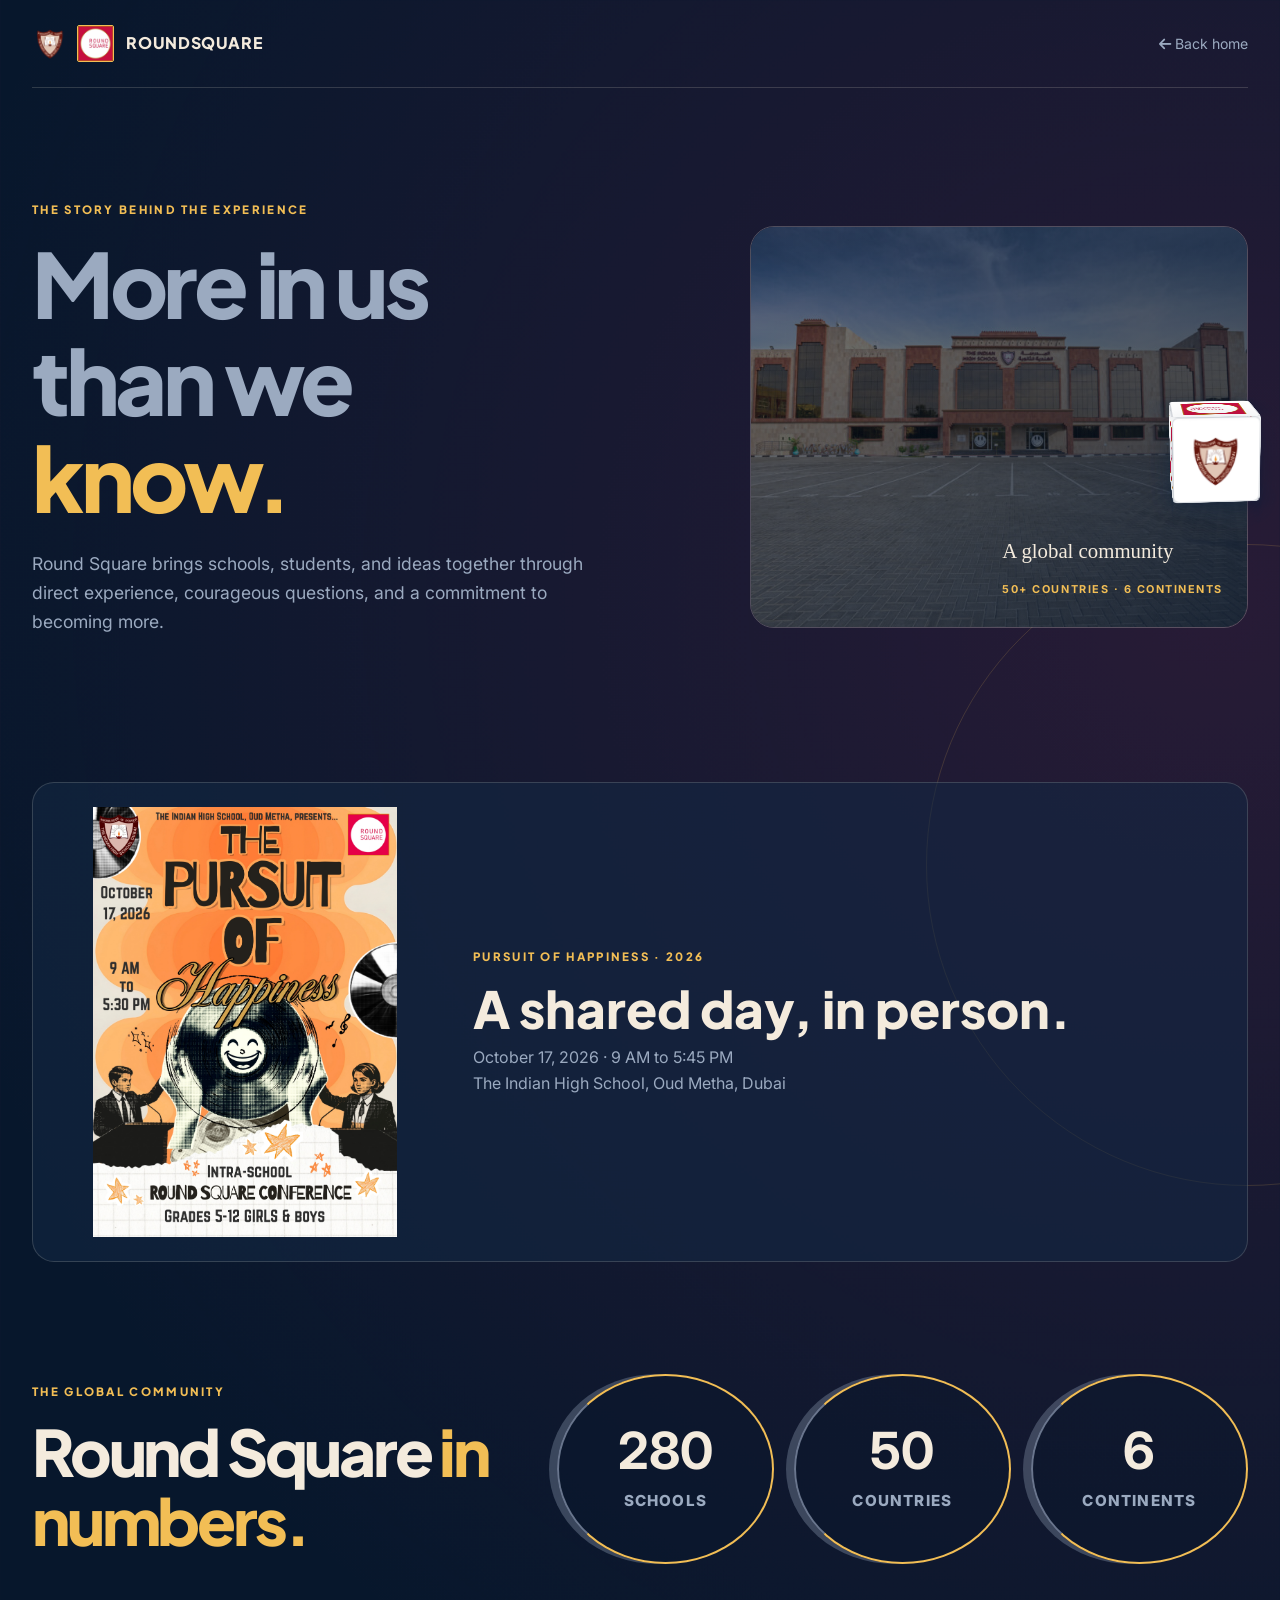
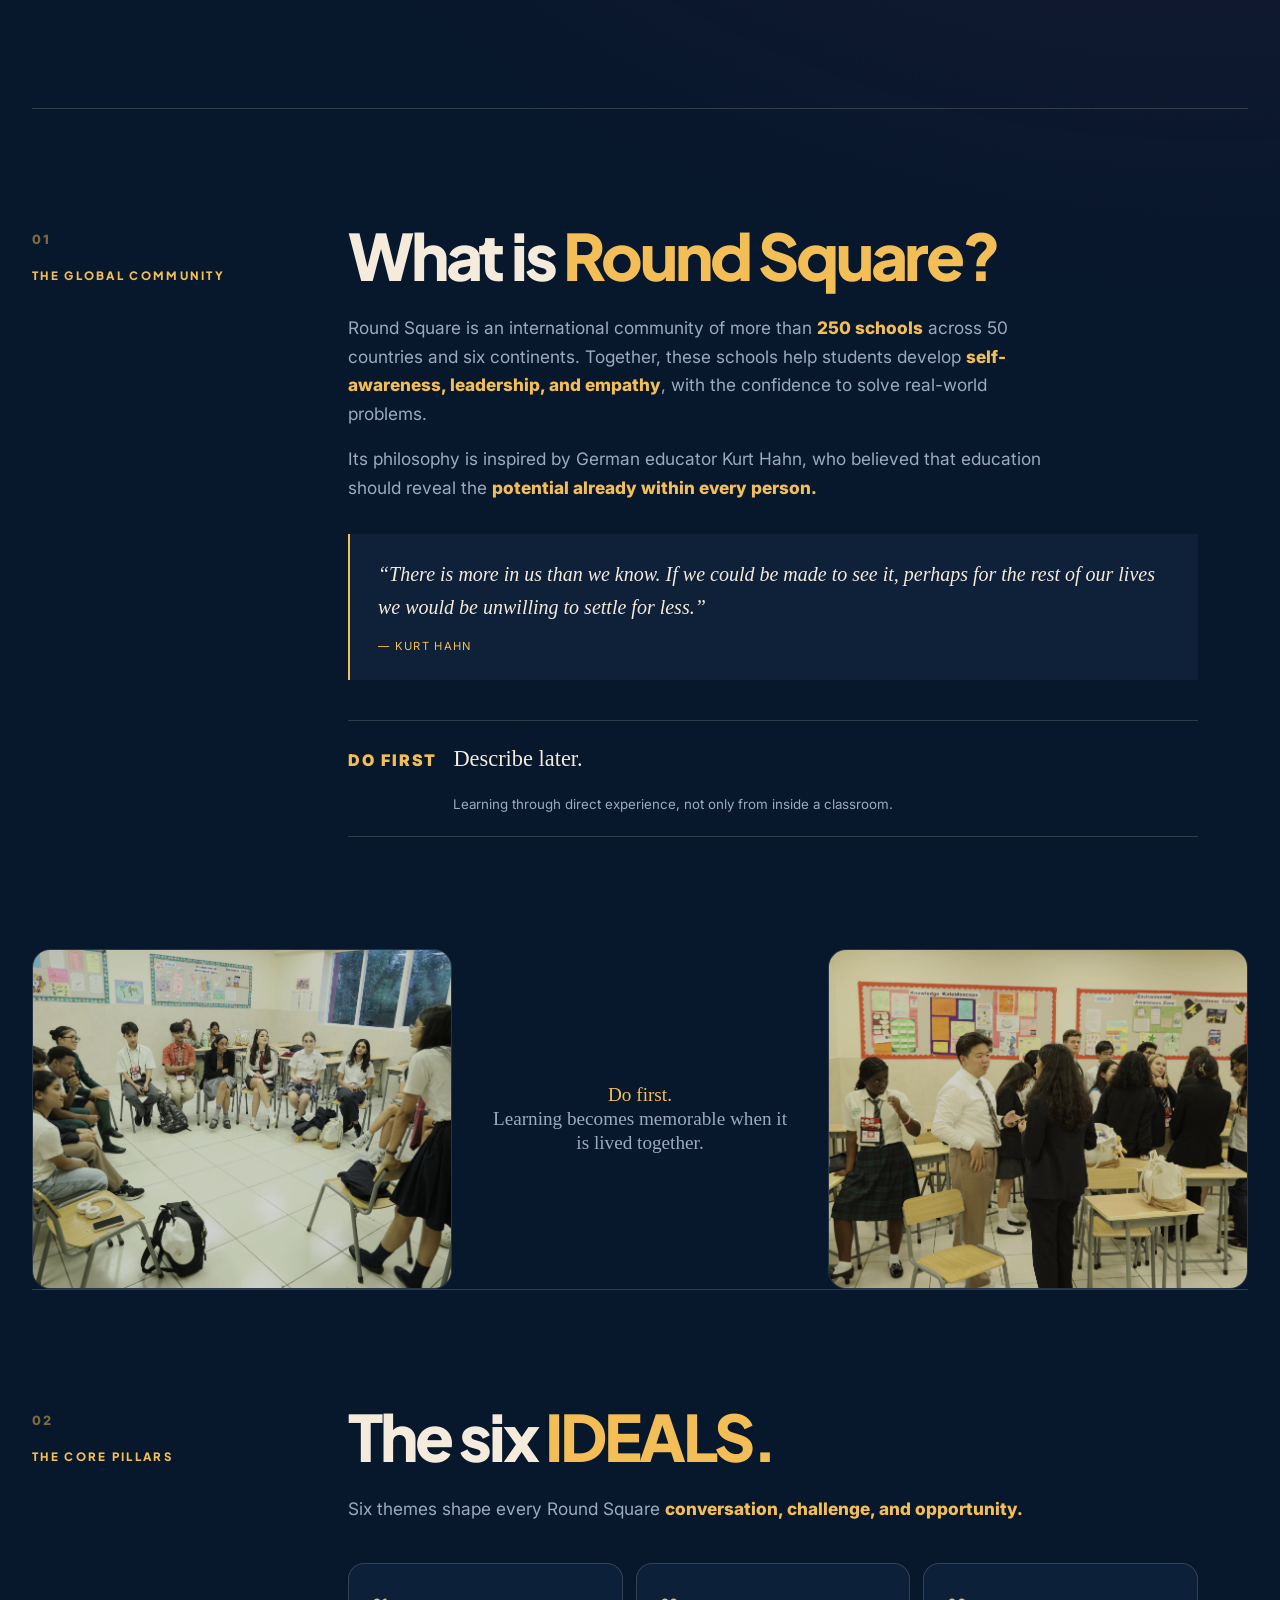
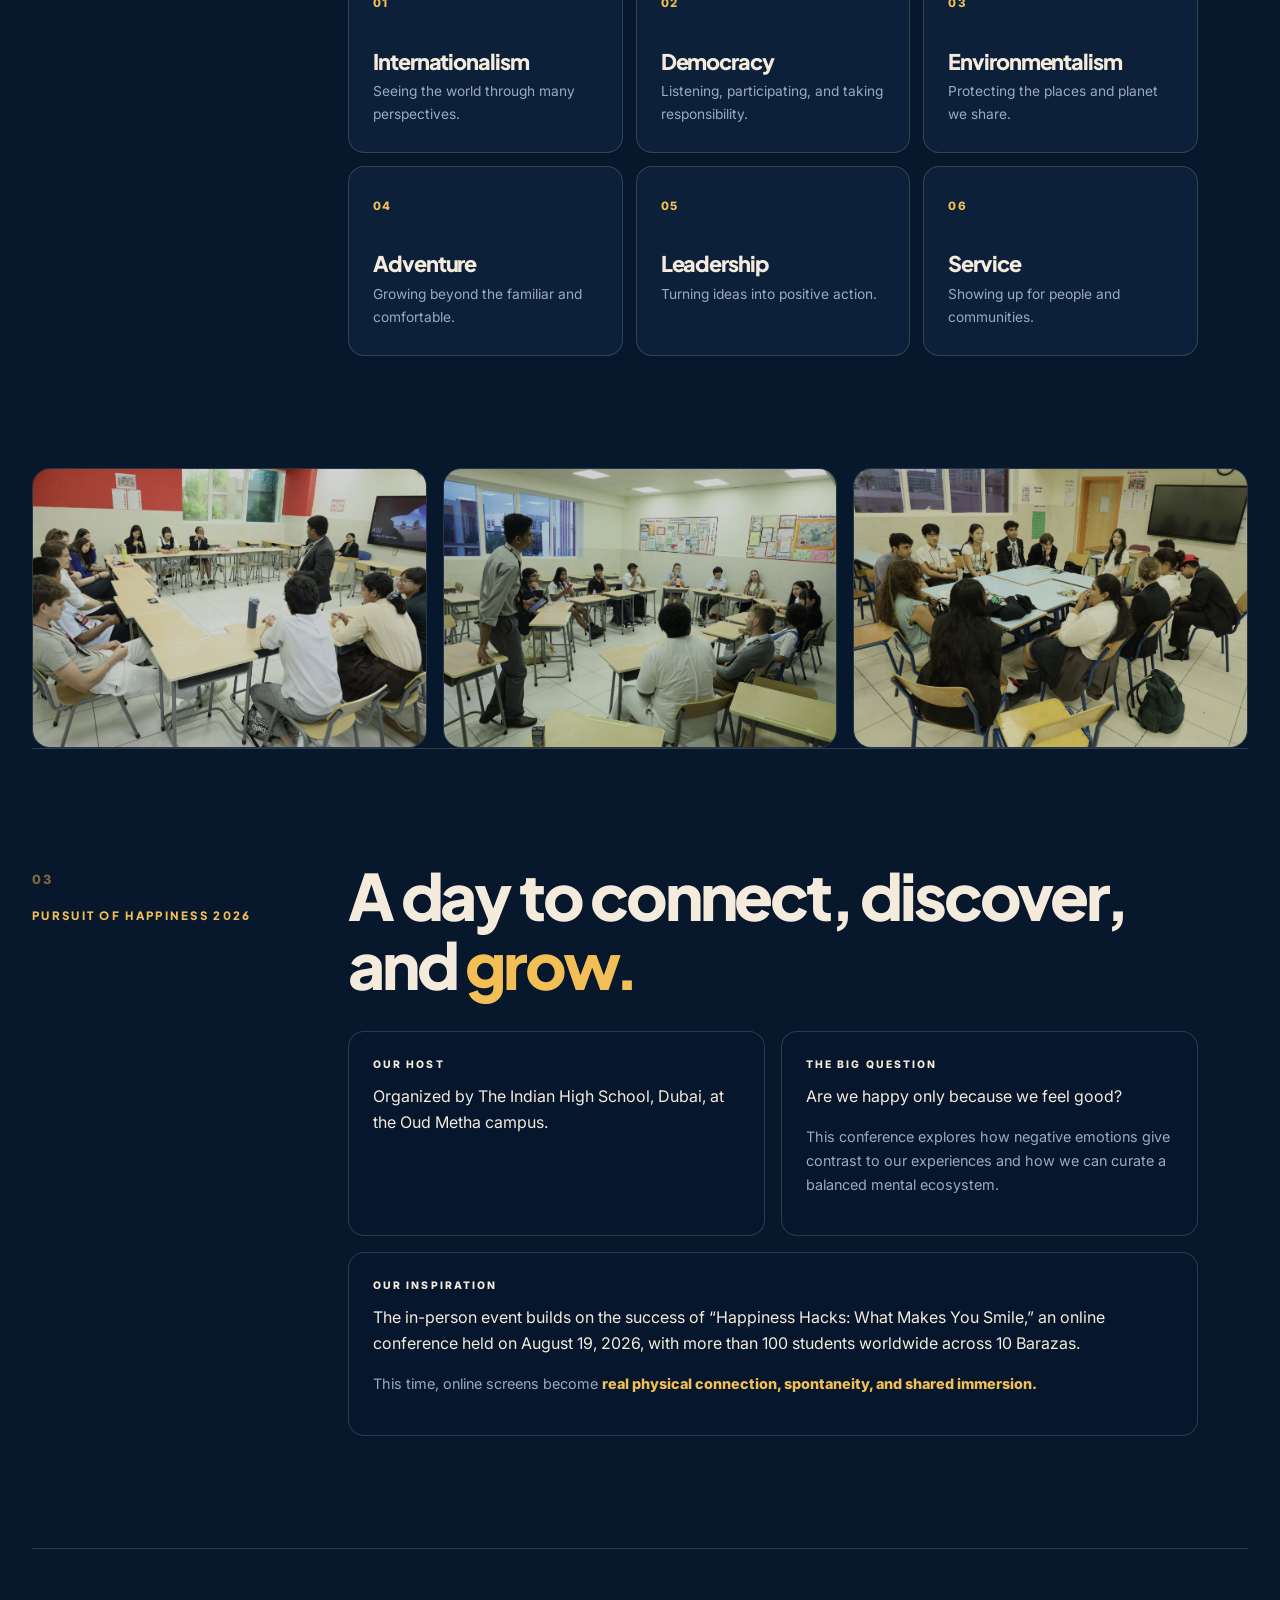
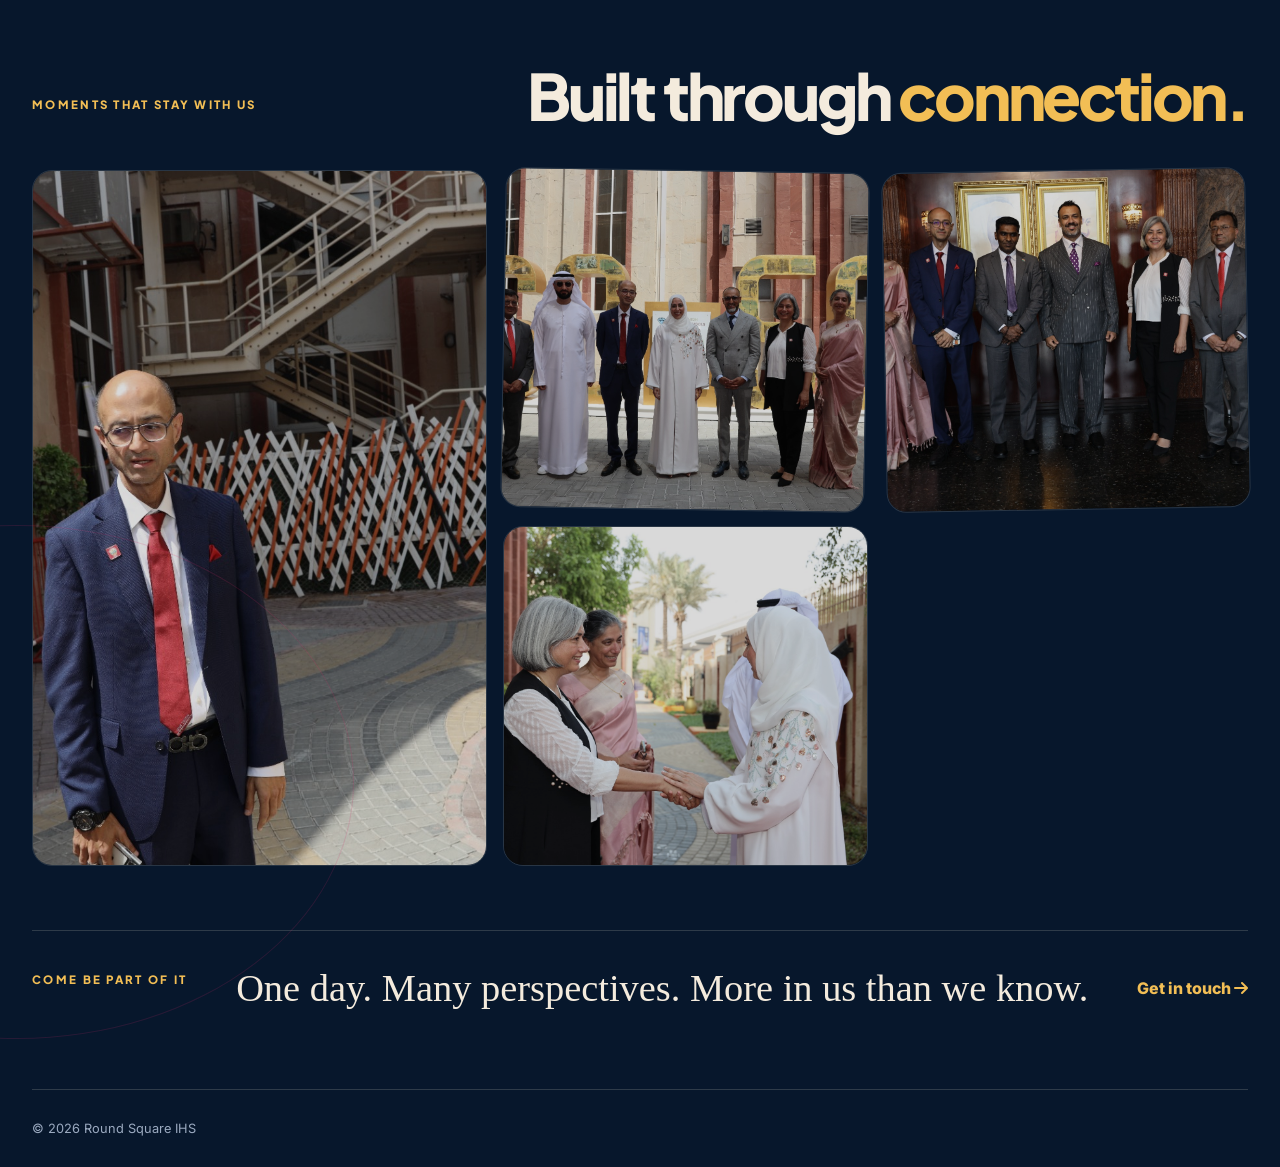
<file: OFFICIAL DESIGN/About/index.html>
<!doctype html>
<html lang="en">
  <head>
    <meta charset="UTF-8" />
    <meta name="viewport" content="width=device-width, initial-scale=1.0" />
    <meta
      name="description"
      content="Learn about Round Square, the Pursuit of Happiness conference, and its student organizers."
    />
    <title>About Round Square | Pursuit of Happiness</title>
    <link rel="preconnect" href="https://fonts.googleapis.com" />
    <link rel="preconnect" href="https://fonts.gstatic.com" crossorigin />
    <link href="https://fonts.googleapis.com/css2?family=Inter:wght@400;500;600;700;800&family=Plus+Jakarta+Sans:wght@600;700;800&display=swap" rel="stylesheet" />
    <link rel="stylesheet" href="https://cdnjs.cloudflare.com/ajax/libs/font-awesome/6.5.2/css/all.min.css" />
    <link rel="stylesheet" href="about.css" />
    <!-- About-only entry experience (plays when the URL has ?intro=true): draw RS -> circle portal -> title stage -> side cube.
         The script must stay in <head> (not deferred) so the page is hidden before first paint. -->
    <link rel="stylesheet" href="about-entry.css" />
    <script src="about-entry.js" data-images="../Images/"></script>
    <link rel="icon" type="image/png" href="../Images/ihslogo.png" />
  </head>
  <body>
    <div class="about-page">
      <header class="about-header">
        <a class="brand" href="../index.html" aria-label="Roundsquare home">
          <span class="brand-logos" aria-hidden="true">
            <img class="school-logo" src="../Images/ihslogo.png" alt="" />
            <img class="roundsquare-logo" src="../Images/roundsquarelogo.jpeg" alt="" />
          </span>
          <span>Roundsquare</span>
        </a>
        <a class="back-link" href="../index.html"><i class="fa-solid fa-arrow-left" aria-hidden="true"></i> Back home</a>
      </header>

      <main>
        <section class="about-hero">
          <div class="hero-copy">
            <p class="eyebrow">The story behind the experience</p>
            <h1>More in us than we <span>know.</span></h1>
            <p>
              Round Square brings schools, students, and ideas together through direct
              experience, courageous questions, and a commitment to becoming more.
            </p>
          </div>
          <div class="hero-visual">
            <img src="../Images/1st.jpg" alt="The Indian High School, Oud Metha campus" />
            <div class="hero-visual-label">A global community<br /><strong>50+ countries · 6 continents</strong></div>
          </div>
        </section>
        <div class="opening-poster">
          <img src="../Images/poster.jpg" alt="Pursuit of Happiness 2026 conference poster" />
          <div>
            <p class="eyebrow">Pursuit of Happiness · 2026</p>
            <p class="opening-poster-title">A shared day, in person.</p>
            <p>October 17, 2026 · 9 AM to 5:45 PM<br />The Indian High School, Oud Metha, Dubai</p>
          </div>
        </div>
        <section class="numbers-section" aria-labelledby="numbers-title">
          <div class="numbers-heading">
            <p class="eyebrow">The global community</p>
            <h2 id="numbers-title">Round Square <span>in numbers.</span></h2>
          </div>
          <div class="numbers-grid">
            <article class="number-card"><strong data-count="280">0</strong><span>Schools</span></article>
            <article class="number-card"><strong data-count="50">0</strong><span>Countries</span></article>
            <article class="number-card"><strong data-count="6">0</strong><span>Continents</span></article>
          </div>
        </section>

        <section class="story-section section-shell">
          <div class="section-label">
            <span class="section-number">01</span>
            <p class="eyebrow">The global community</p>
          </div>
          <div class="story-content">
            <h2>What is <span>Round Square?</span></h2>
            <p>
              Round Square is an international community of more than <strong class="highlight">250 schools</strong>
              across 50 countries and six continents. Together, these schools help
              students develop <strong class="highlight">self-awareness, leadership, and empathy</strong>, with the confidence
              to solve real-world problems.
            </p>
            <p>
              Its philosophy is inspired by German educator Kurt Hahn, who believed
              that education should reveal the <strong class="highlight">potential already within every person.</strong>
            </p>
            <blockquote>
              “There is more in us than we know. If we could be made to see it, perhaps
              for the rest of our lives we would be unwilling to settle for less.”
              <cite>— Kurt Hahn</cite>
            </blockquote>
            <div class="do-first">
              <span class="do-first-mark">DO FIRST</span>
              <p>Describe later.</p>
              <small>Learning through direct experience, not only from inside a classroom.</small>
            </div>
          </div>
        </section>
        <div class="media-break media-break-story" aria-label="Students learning together">
          <img src="../Images/Roundsquare2025photos/groupdiscussion1.JPG" alt="Students sharing ideas in a group discussion" />
          <div class="media-caption"><span>Do first.</span><br />Learning becomes memorable when it is lived together.</div>
          <img src="../Images/Roundsquare2025photos/groupdiscussion2.JPG" alt="Students collaborating together" />
        </div>

        <section class="ideals-section section-shell">
          <div class="section-label">
            <span class="section-number">02</span>
            <p class="eyebrow">The core pillars</p>
          </div>
          <div class="ideals-content">
            <h2>The six <span>IDEALS.</span></h2>
            <p class="section-intro">Six themes shape every Round Square <strong class="highlight">conversation, challenge, and opportunity.</strong></p>
            <div class="ideals-grid">
              <article><span>01</span><h3>Internationalism</h3><p>Seeing the world through many perspectives.</p></article>
              <article><span>02</span><h3>Democracy</h3><p>Listening, participating, and taking responsibility.</p></article>
              <article><span>03</span><h3>Environmentalism</h3><p>Protecting the places and planet we share.</p></article>
              <article><span>04</span><h3>Adventure</h3><p>Growing beyond the familiar and comfortable.</p></article>
              <article><span>05</span><h3>Leadership</h3><p>Turning ideas into positive action.</p></article>
              <article><span>06</span><h3>Service</h3><p>Showing up for people and communities.</p></article>
            </div>
          </div>
        </section>
        <div class="media-break media-break-ideals" aria-label="Round Square collaboration">
          <img src="../Images/Roundsquare2025photos/groupdiscussion3.JPG" alt="Students collaborating around a table" />
          <img src="../Images/Roundsquare2025photos/groupdiscussion4.JPG" alt="Students sharing ideas together" />
          <img src="../Images/Roundsquare2025photos/groupdiscussion5.JPG" alt="Students working as a team" />
        </div>

        <section class="conference-section section-shell">
          <div class="section-label">
            <span class="section-number">03</span>
            <p class="eyebrow">Pursuit of Happiness 2026</p>
          </div>
          <div class="conference-content">
            <h2>A day to connect, discover, and <span>grow.</span></h2>
            <div class="conference-grid">
              <div>
                <p class="mini-label">Our host</p>
                <p>Organized by The Indian High School, Dubai, at the Oud Metha campus.</p>
              </div>
              <div>
                <p class="mini-label">The big question</p>
                <p>Are we happy only because we feel good?</p>
                <p class="muted">This conference explores how negative emotions give contrast to our experiences and how we can curate a balanced mental ecosystem.</p>
              </div>
            </div>
            <div class="inspiration-note">
              <p class="mini-label">Our inspiration</p>
              <p>
                The in-person event builds on the success of “Happiness Hacks: What Makes
                You Smile,” an online conference held on August 19, 2026, with more than
                100 students worldwide across 10 Barazas.
              </p>
              <p class="muted">
                This time, online screens become <strong class="highlight">real physical connection, spontaneity,
                and shared immersion.</strong>
              </p>
            </div>
          </div>
        </section>
        <section class="archive-section" aria-labelledby="archive-title">
          <div class="archive-heading">
            <p class="eyebrow">Moments that stay with us</p>
            <h2 id="archive-title">Built through <span>connection.</span></h2>
          </div>
          <div class="archive-grid" aria-label="Round Square community archive">
            <img src="../Images/Roundsquare2025photos/higherofficials3.jpeg" alt="Round Square community members" />
            <img src="../Images/Roundsquare2025photos/higherofficials4.jpeg" alt="Students and school officials together" />
            <img src="../Images/Roundsquare2025photos/higherofficials5.jpeg" alt="Round Square event participants" />
            <img src="../Images/Roundsquare2025photos/higherofficials6.jpeg" alt="The Round Square community" />
          </div>
          <div class="about-closing">
            <p class="eyebrow">Come be part of it</p>
            <p>One day. Many perspectives. More in us than we know.</p>
            <a href="../Contact/index.html">Get in touch <i class="fa-solid fa-arrow-right" aria-hidden="true"></i></a>
          </div>
        </section>
      </main>

      <footer class="about-footer">
        <p>© <span id="current-year"></span> Round Square IHS</p>
      </footer>
    </div>
    <script src="about.js"></script>
  </body>
</html>
</file>
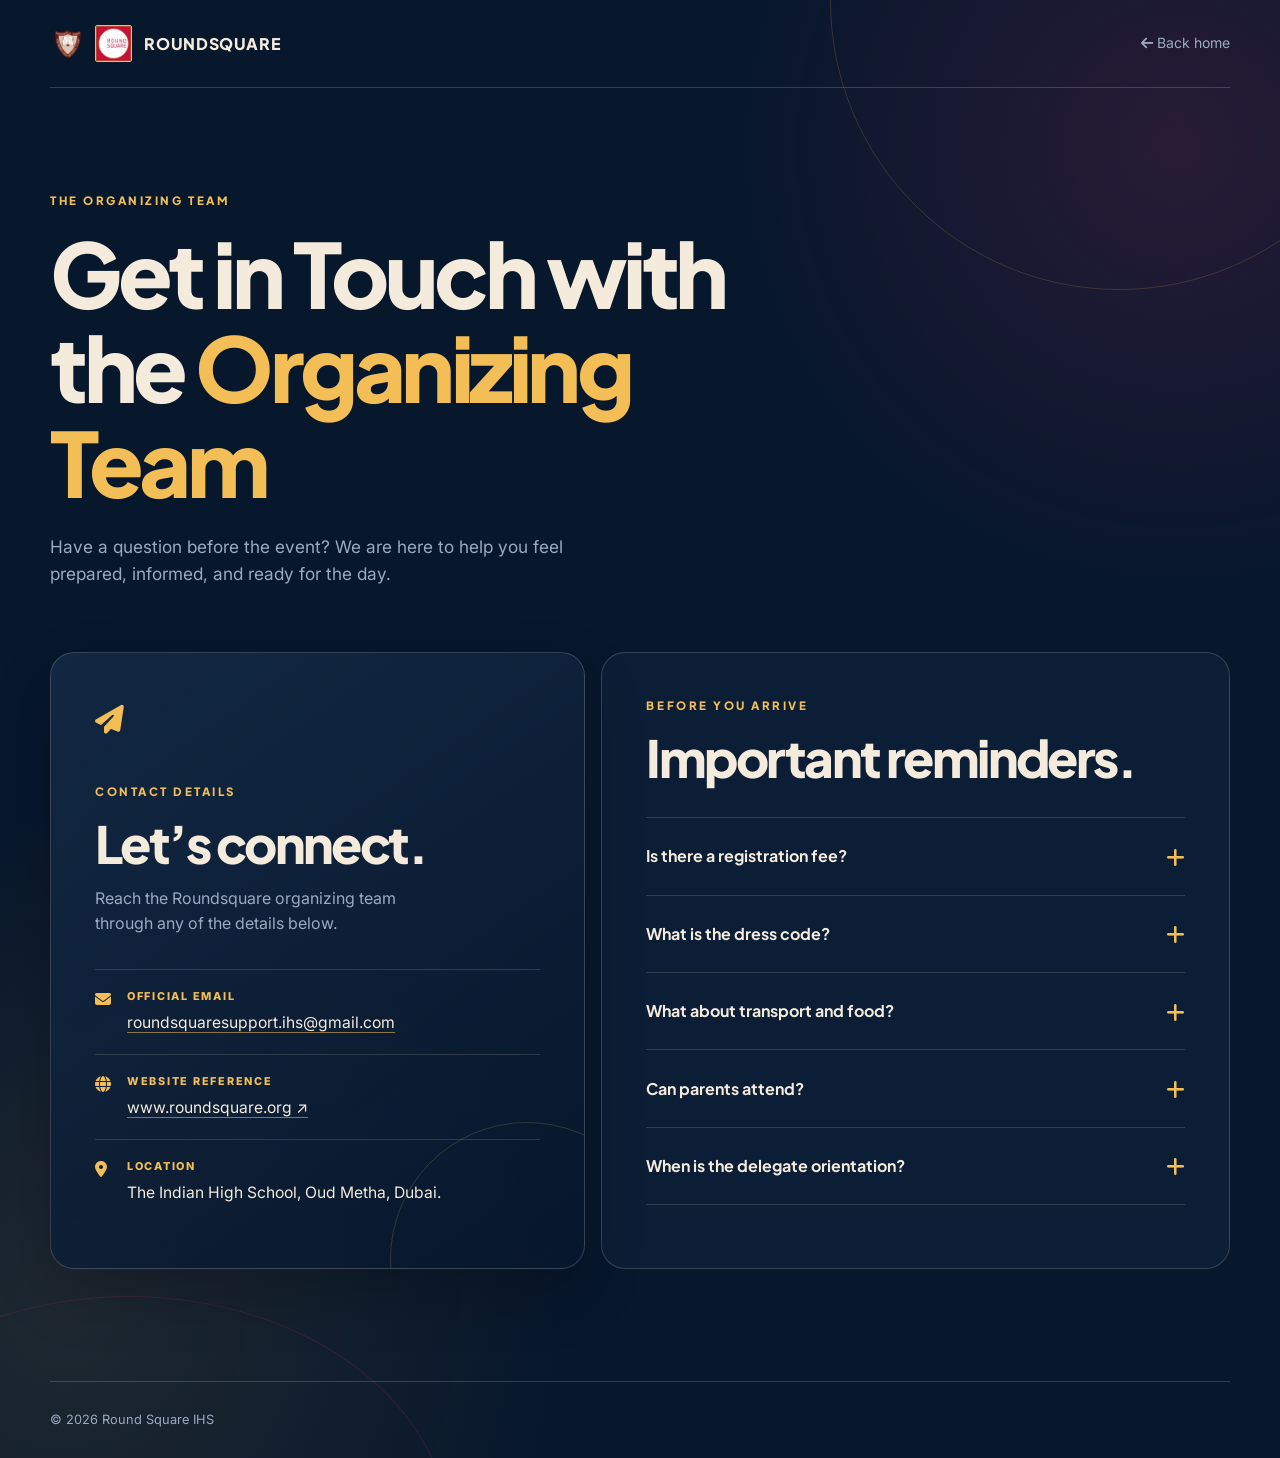
<file: OFFICIAL DESIGN/Contact/index.html>
<!doctype html>
<html lang="en">
  <head>
    <meta charset="UTF-8" />
    <meta name="viewport" content="width=device-width, initial-scale=1.0" />
    <meta
      name="description"
      content="Contact the Roundsquare organizing team at The Indian High School, Oud Metha, Dubai."
    />
    <title>Contact the Organizing Team | Roundsquare</title>
    <link rel="preconnect" href="https://fonts.googleapis.com" />
    <link rel="preconnect" href="https://fonts.gstatic.com" crossorigin />
    <link href="https://fonts.googleapis.com/css2?family=Inter:wght@400;500;600;700;800&family=Plus+Jakarta+Sans:wght@600;700;800&display=swap" rel="stylesheet" />
    <link rel="stylesheet" href="https://cdnjs.cloudflare.com/ajax/libs/font-awesome/6.5.2/css/all.min.css" />
    <link rel="stylesheet" href="contact.css" />
    <link rel="icon" type="image/png" href="../Images/ihslogo.png" />
  </head>
  <body>
    <div class="contact-page">
      <header class="contact-header">
        <a class="brand" href="../index.html" aria-label="Roundsquare home">
          <span class="brand-logos" aria-hidden="true">
            <img class="school-logo" src="../Images/ihslogo.png" alt="" />
            <img class="roundsquare-logo" src="../Images/roundsquarelogo.jpeg" alt="" />
          </span>
          <span>Roundsquare</span>
        </a>
        <a class="back-link" href="../index.html"><i class="fa-solid fa-arrow-left" aria-hidden="true"></i> Back home</a>
      </header>

      <main class="contact-main">
        <section class="contact-hero">
          <p class="eyebrow">The organizing team</p>
          <h1>Get in Touch with the <span>Organizing Team</span></h1>
          <p class="hero-copy">
            Have a question before the event? We are here to help you feel prepared,
            informed, and ready for the day.
          </p>
        </section>

        <div class="contact-grid">
          <section class="primary-card" aria-labelledby="contact-details-title">
            <div class="card-symbol" aria-hidden="true"><i class="fa-solid fa-paper-plane"></i></div>
            <p class="eyebrow">Contact details</p>
            <h2 id="contact-details-title">Let’s connect.</h2>
            <p class="card-intro">Reach the Roundsquare organizing team through any of the details below.</p>

            <dl class="contact-details">
              <div class="detail-row"><i class="fa-solid fa-envelope" aria-hidden="true"></i>
                <dt>Official email</dt>
                <dd><a href="mailto:roundsquareteam.ihs@gmail.com">roundsquaresupport.ihs@gmail.com</a></dd>
              </div>
              <div class="detail-row"><i class="fa-solid fa-globe" aria-hidden="true"></i>
                <dt>Website reference</dt>
                <dd><a href="https://www.roundsquare.org" target="_blank" rel="noopener noreferrer">www.roundsquare.org <span aria-hidden="true">↗</span></a></dd>
              </div>
              <div class="detail-row"><i class="fa-solid fa-location-dot" aria-hidden="true"></i>
                <dt>Location</dt>
                <dd>The Indian High School, Oud Metha, Dubai.</dd>
              </div>
            </dl>
          </section>

          <section class="faq-section" aria-labelledby="faq-title">
            <p class="eyebrow">Before you arrive</p>
            <h2 id="faq-title">Important reminders.</h2>
            <div class="faq-list">
              <details>
                <summary>Is there a registration fee?<span aria-hidden="true"><i class="fa-solid fa-plus"></i></span></summary>
                <p>No, participation is completely free of cost.</p>
              </details>
              <details>
                <summary>What is the dress code?<span aria-hidden="true"><i class="fa-solid fa-plus"></i></span></summary>
                <p>Strict formal dress is required. Bring your school ID card; students without an ID card will not be allowed to enter campus.</p>
              </details>
              <details>
                <summary>What about transport and food?<span aria-hidden="true"><i class="fa-solid fa-plus"></i></span></summary>
                <p>Transport is not provided. Please arrange your own travel and bring a tiffin box, as lunch is not provided.</p>
              </details>
              <details>
                <summary>Can parents attend?<span aria-hidden="true"><i class="fa-solid fa-plus"></i></span></summary>
                <p>Parents are welcome to join as delegates. They will have separate Baraza discussions and activities throughout the day.</p>
              </details>
              <details>
                <summary>When is the delegate orientation?<span aria-hidden="true"><i class="fa-solid fa-plus"></i></span></summary>
                <p>Delegate orientation will be held in the auditorium next week. Further details will be shared later.</p>
              </details>
            </div>
          </section>
        </div>
      </main>

      <footer class="contact-footer">
        <p>© <span id="current-year"></span> Round Square IHS</p>
      </footer>
    </div>
    <script src="contact.js"></script>
  </body>
</html>
</file>
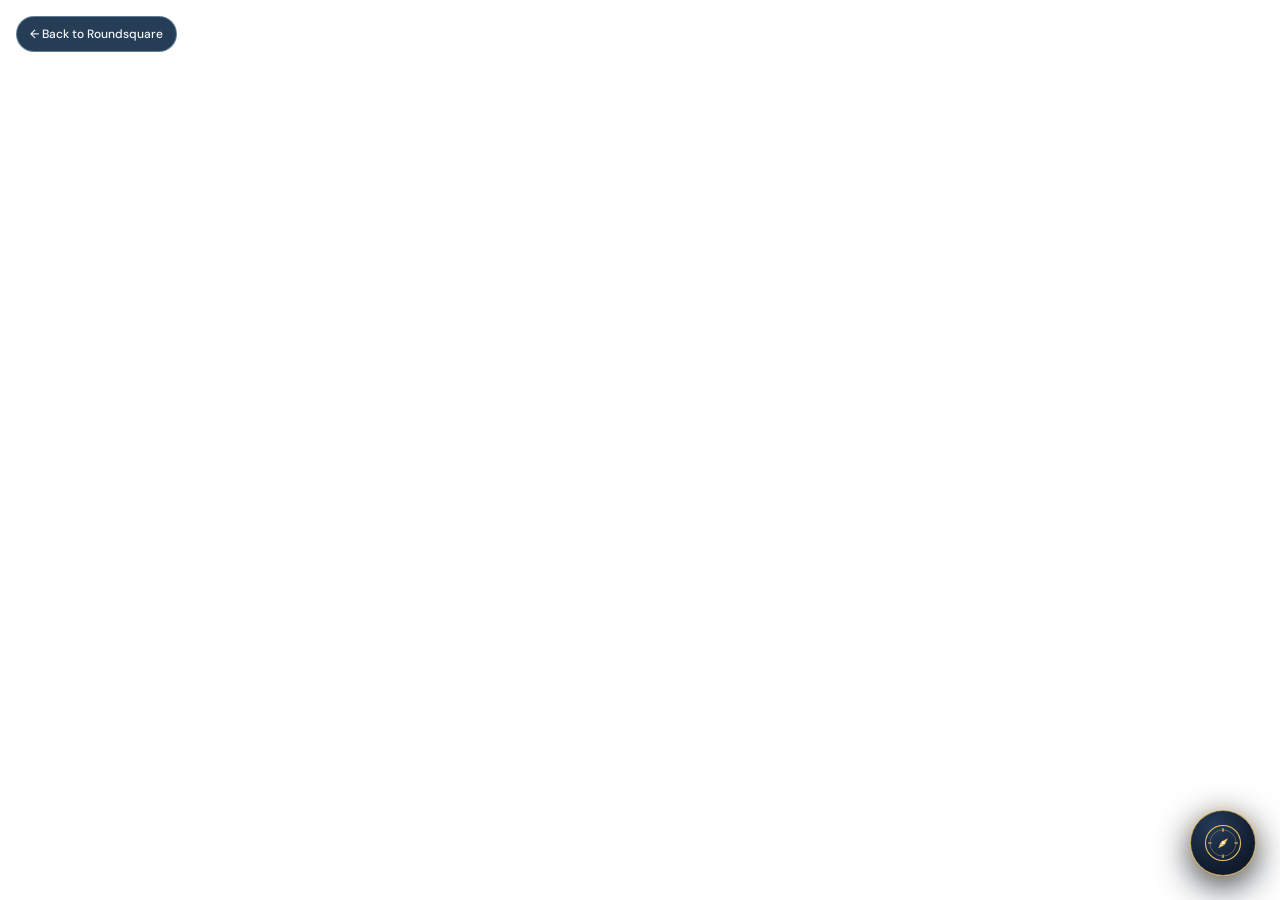
<file: OFFICIAL DESIGN/Round_Square_FAQ.html>
<!doctype html>
<html lang="en">
<head>
<meta charset="utf-8">
<meta name="viewport" content="width=device-width, initial-scale=1">
<meta name="theme-color" content="#101B2D">
<title>The Happiness Compass · Round Square 2026</title>
<!-- ROUND SQUARE FAQ CHATBOT -->
<link rel="preconnect" href="https://fonts.googleapis.com">
<link rel="preconnect" href="https://fonts.gstatic.com" crossorigin>
<link href="https://fonts.googleapis.com/css2?family=DM+Sans:wght@400;500;600;700&family=DM+Serif+Display&display=swap" rel="stylesheet">
<style>
  #rs-chat-button,
  #rs-chat-window,
  #rs-chat-window *,
  #rs-chat-window *::before,
  #rs-chat-window *::after {
    box-sizing: border-box;
    font-family: "DM Sans", "Segoe UI", Arial, sans-serif;
    font-weight: 400;
  }

  #rs-chat-button {
    position: fixed;
    left: max(24px, env(safe-area-inset-left));
    bottom: max(24px, env(safe-area-inset-bottom));
    z-index: 9999;
    isolation: isolate;
    overflow: hidden;
    border-radius: 17px;
    display: inline-flex;
    align-items: center;
    gap: 12px;
    padding: 9px 19px 9px 10px;
    border: 1px solid #a9c9e27a;
    background:
      linear-gradient(125deg, #8ab9df30, transparent 43%),
      linear-gradient(145deg, #244c70bc, #102b48d9 62%, #0d2340e8);
    color: #f5f8fc;
    font-size: 14px;
    font-weight: 600;
    letter-spacing: .015em;
    cursor: pointer;
    box-shadow: 0 12px 32px #07152c70, inset 0 1px #ffffff55, inset 0 -1px #7da5c229;
    -webkit-backdrop-filter: blur(18px) saturate(145%);
    backdrop-filter: blur(18px) saturate(145%);
    transition: transform .2s ease, box-shadow .2s ease, border-color .2s ease, background .2s ease;
  }

  #rs-chat-button::after {
    position: absolute;
    top: 0;
    right: 22px;
    width: 56px;
    height: 1px;
    background: linear-gradient(90deg, transparent, #ead39c, transparent);
    content: "";
    pointer-events: none;
  }

  .rs-launcher-mark {
    display: block;
    width: 34px;
    height: 32px;
    flex: 0 0 34px;
    overflow: hidden;
    border: 1px solid #c4d8e8a8;
    border-radius: 8px;
    background: #10223a;
    box-shadow: 0 2px 8px #04101f50;
  }

  .rs-launcher-mark img,
  .rs-chat-avatar img {
    display: block;
    width: 100%;
    height: 100%;
    object-fit: contain;
  }

  .rs-launch-close { display: none; }

  #rs-chat-button[aria-expanded="true"] .rs-launch-open { display: none; }
  #rs-chat-button[aria-expanded="true"] .rs-launch-close { display: inline; }

  #rs-chat-button:hover {
    border-color: #d5c18f;
    background:
      linear-gradient(125deg, #a8cbea3d, transparent 48%),
      linear-gradient(145deg, #2c5c84d9, #153653ed 62%, #102945f2);
    box-shadow: 0 16px 38px #07152c80, inset 0 1px #ffffff78, 0 0 0 3px #a9c9e21c;
  }

  #rs-chat-button:active {
    transform: translateY(-1px) scale(.99);
  }

  #rs-chat-button:focus-visible,
  #rs-chat-window button:focus-visible,
  #rs-chat-window a:focus-visible,
  #rs-chat-input:focus-visible {
    outline: 2px solid #e4bf78;
    outline-offset: 3px;
  }

  #rs-chat-button:focus-visible { outline-color: #c2d9ec; }

  #rs-chat-window {
    position: fixed;
    left: max(24px, env(safe-area-inset-left));
    bottom: calc(88px + env(safe-area-inset-bottom));
    z-index: 9999;
    isolation: isolate;
    width: min(430px, calc(100vw - 48px - env(safe-area-inset-left) - env(safe-area-inset-right)));
    max-width: calc(100vw - 48px - env(safe-area-inset-left) - env(safe-area-inset-right));
    height: min(650px, calc(100dvh - 120px - env(safe-area-inset-top) - env(safe-area-inset-bottom)));
    max-height: calc(100dvh - 120px - env(safe-area-inset-top) - env(safe-area-inset-bottom));
    min-height: 0;
    display: flex;
    flex-direction: column;
    overflow: hidden;
    border: 1px solid #ddc38c70;
    border-radius: 24px;
    background:
      radial-gradient(ellipse at 14% 4%, #4d78a355, transparent 48%),
      radial-gradient(ellipse at 100% 76%, #315b8350, transparent 45%),
      linear-gradient(145deg, #173552d9 0%, #0b2038d4 58%, #122d49d9 100%);
    color: #f3f6fa;
    box-shadow: 0 24px 72px #06152a66, 0 4px 18px #0b1b3040, inset 0 1px #ffffff22;
    -webkit-backdrop-filter: blur(24px) saturate(125%);
    backdrop-filter: blur(24px) saturate(125%);
    opacity: 0;
    pointer-events: none;
    transform: translateY(14px) scale(.985);
    transform-origin: bottom left;
    visibility: hidden;
    transition: opacity .22s ease, transform .22s ease, visibility .22s;
  }

  #rs-chat-window.rs-open {
    opacity: 1;
    pointer-events: auto;
    transform: translateY(0) scale(1);
    visibility: visible;
  }

  .rs-chat-header {
    position: relative;
    z-index: 0;
    display: flex;
    align-items: center;
    gap: 13px;
    min-height: 86px;
    padding: 17px 18px;
    overflow: hidden;
    color: #f7f3eb;
    background:
      radial-gradient(circle at 86% 30%, #b9965730 0 1px, transparent 2px 37px, #b9965712 38px 39px, transparent 40px 77px, #b996570d 78px 79px, transparent 80px),
      linear-gradient(122deg, #0c2038bc, #102844b0 55%, #0b1a2ec2);
    border-bottom: 1px solid #ddc38c45;
    backdrop-filter: blur(14px);
    -webkit-backdrop-filter: blur(14px);
  }

  .rs-chat-header::after {
    position: absolute;
    right: 22%;
    bottom: 0;
    width: 36%;
    height: 1px;
    background: linear-gradient(90deg, transparent, #e4c17c, transparent);
    content: "";
    pointer-events: none;
  }

  .rs-chat-avatar {
    width: 50px;
    height: 48px;
    flex-shrink: 0;
    display: grid;
    place-items: center;
    overflow: hidden;
    border: 1px solid #d4b26e;
    border-radius: 10px;
    background: #10223a;
    box-shadow: 0 0 0 4px #d7bd7c14, 0 5px 16px #020b1766;
  }

  .rs-chat-heading { flex: 1; }

  #rs-chat-window .rs-chat-heading strong {
    display: block;
    color: #faf7f0;
    font-family: "DM Serif Display", Georgia, "Times New Roman", serif;
    font-size: 21px;
    font-weight: 400;
    letter-spacing: .045em;
    line-height: 1.2;
  }

  #rs-chat-window .rs-chat-heading strong,
  #rs-chat-window .rs-chat-heading strong * {
    font-family: "DM Serif Display", Georgia, "Times New Roman", serif;
  }

  .rs-chat-heading strong::after {
    display: inline-block;
    width: 23px;
    height: 2px;
    margin: 0 0 5px 8px;
    border-radius: 2px;
    background: linear-gradient(90deg, #f0d393, #bd9852);
    content: "";
  }

  .rs-chat-heading small {
    display: block;
    margin-top: 4px;
    color: #d6d8dc;
    font-size: 11px;
    letter-spacing: .015em;
  }

  #rs-chat-close {
    position: relative;
    z-index: 1;
    display: grid;
    width: 38px;
    height: 38px;
    flex: 0 0 38px;
    place-items: center;
    background: transparent;
    border: 1px solid #ffffff24;
    border-radius: 50%;
    color: #f4dfb2;
    font-size: 24px;
    line-height: 1;
    cursor: pointer;
    transition: color .18s ease, border-color .18s ease, background .18s ease;
  }

  #rs-chat-close:hover {
    border-color: #dfc17d99;
    background: #ffffff0c;
    color: #fff;
  }

  #rs-chat-messages {
    position: relative;
    z-index: 0;
    flex: 1;
    min-height: 0;
    overflow-y: auto;
    padding: 18px 17px;
    background:
      radial-gradient(circle at 1px 1px, #d4e4f212 1px, transparent 1.5px) 0 0 / 34px 34px,
      radial-gradient(ellipse at 10% 8%, #8bb7d116, transparent 58%),
      linear-gradient(145deg, #12304c48 0%, #091c314f 100%);
    scroll-behavior: smooth;
    scrollbar-color: #b99b62 #0b203660;
    scrollbar-width: thin;
  }

  #rs-chat-messages::-webkit-scrollbar { width: 7px; }
  #rs-chat-messages::-webkit-scrollbar-track { background: #0b203630; }
  #rs-chat-messages::-webkit-scrollbar-thumb { border: 2px solid transparent; border-radius: 8px; background: #b99b62; background-clip: padding-box; }

  .rs-msg {
    position: relative;
    width: fit-content;
    max-width: 90%;
    padding: 12px 14px;
    margin-bottom: 13px;
    border-radius: 16px;
    font-size: 13px;
    line-height: 1.6;
    white-space: pre-wrap;
    overflow-wrap: anywhere;
  }

  .rs-message-text { display: block; }

  .rs-message-actions {
    display: flex;
    gap: 10px;
    margin-top: 8px;
  }

  .rs-message-action,
  .rs-footer-action {
    padding: 0;
    border: 0;
    background: transparent;
    color: #80602e;
    font: inherit;
    font-size: 11px;
    cursor: pointer;
    text-decoration: underline;
  }

  .rs-user .rs-message-action { color: #e1c98d; }

  .rs-followups {
    display: flex;
    flex-wrap: wrap;
    gap: 7px;
    margin: -4px 0 14px;
  }

  .rs-msg.rs-entering { animation: rs-message-in .2s ease-out both; }

  @keyframes rs-message-in {
    from { opacity: 0; transform: translateY(7px); }
    to { opacity: 1; transform: translateY(0); }
  }

  .rs-typing {
    display: inline-flex;
    align-items: center;
    gap: 4px;
    min-width: 54px;
  }

  .rs-typing span {
    width: 6px;
    height: 6px;
    border-radius: 50%;
    background: #b79b64;
    animation: rs-typing 1s infinite ease-in-out;
  }

  .rs-typing span:nth-child(2) { animation-delay: .15s; }
  .rs-typing span:nth-child(3) { animation-delay: .3s; }

  @keyframes rs-typing {
    0%, 60%, 100% { opacity: .35; transform: translateY(0); }
    30% { opacity: 1; transform: translateY(-4px); }
  }

  .rs-bot {
    background: #f8fafceF;
    border: 1px solid #ffffffc9;
    border-top-left-radius: 4px;
    color: #263244;
    box-shadow: 0 4px 14px #2833470b;
  }

  .rs-user {
    margin-left: auto;
    background: linear-gradient(135deg, #264966eF, #173754f2);
    color: #f5f7fa;
    border-top-right-radius: 4px;
    border: 1px solid #9ab5ca60;
  }

  .rs-scroll-latest {
    position: absolute;
    top: -54px;
    right: 14px;
    z-index: 1;
    padding: 9px 13px;
    border: 1px solid #a9c9e28c;
    border-radius: 18px;
    background:
      linear-gradient(120deg, #8ab9df24, transparent 60%),
      #143555eF;
    color: #f7f9fc;
    font-size: 12px;
    font-weight: 600;
    box-shadow: 0 8px 20px #07172b66, inset 0 1px #ffffff2e;
    -webkit-backdrop-filter: blur(14px) saturate(140%);
    backdrop-filter: blur(14px) saturate(140%);
    cursor: pointer;
    transition: border-color .16s ease, background .16s ease, transform .16s ease;
  }

  .rs-scroll-latest:hover {
    border-color: #d5c18f;
    background-color: #1c4569f2;
    transform: translateY(-2px);
  }

  .rs-quick-title {
    font-size: 12px;
    color: #f0d99e;
    margin: 5px 0 10px;
    font-size: 10px;
    font-weight: 700;
    letter-spacing: .12em;
  }

  #rs-chat-quick {
    display: flex;
    flex-wrap: wrap;
    gap: 7px;
    margin-bottom: 14px;
  }

  #rs-chat-quick[hidden],
  .rs-scroll-latest[hidden] { display: none; }

  .rs-quick {
    border: 1px solid #b8c9d45c;
    border-radius: 20px;
    background: #102b46b5;
    color: #f2f5f8;
    padding: 8px 12px;
    font-size: 11px;
    font-weight: 500;
    cursor: pointer;
    transition: color .16s ease, background .16s ease, border-color .16s ease, transform .16s ease, box-shadow .16s ease;
  }

  .rs-quick:hover {
    background: #234562dd;
    border-color: #c5a263b3;
    box-shadow: 0 3px 10px #07172b36;
  }

  #rs-chat-quick .rs-quick {
    padding: 9px 13px;
    font-size: 11px;
  }

  #rs-chat-quick .rs-quick:hover { transform: translateY(-1px); }
  #rs-chat-quick .rs-quick:focus-visible { border-color: #b99350; box-shadow: 0 0 0 3px #c3a36530; }

  .rs-chat-input-area {
    position: relative;
    z-index: 1;
    flex: 0 0 auto;
    padding: 13px 15px max(12px, env(safe-area-inset-bottom));
    border-top: 1px solid #d9cba95c;
    background: linear-gradient(145deg, #10263fbd, #091a2dc9);
    box-shadow: 0 -8px 22px #0b1b3033;
    backdrop-filter: blur(14px);
    -webkit-backdrop-filter: blur(14px);
  }

  .rs-chat-form {
    display: flex;
    align-items: flex-end;
    gap: 8px;
  }

  #rs-chat-input {
    min-width: 0;
    flex: 1;
    min-height: 42px;
    max-height: 120px;
    resize: none;
    border: 1px solid #c9c3b7;
    border-radius: 13px;
    background: #fffefa;
    color: #1c2a3c;
    padding: 11px 13px;
    outline: none;
    font-size: 13px;
    line-height: 1.45;
    transition: border-color .18s ease, box-shadow .18s ease;
  }

  #rs-chat-input:focus {
    border-color: #c3a365;
    box-shadow: 0 0 0 3px #c3a36530;
  }

  #rs-chat-send {
    width: 44px;
    border: 0;
    border-radius: 12px;
    background: linear-gradient(135deg, #eed39a, #c8a45c);
    color: #10233a;
    font-size: 19px;
    cursor: pointer;
    box-shadow: 0 3px 10px #030d1c33;
    transition: transform .16s ease, filter .16s ease, box-shadow .16s ease;
  }

  #rs-chat-send:hover:not(:disabled) {
    filter: brightness(1.07);
    transform: translateY(-1px);
    box-shadow: 0 5px 13px #030d1c44;
  }

  #rs-chat-send:disabled {
    opacity: .5;
    cursor: wait;
  }

  .rs-chat-footer {
    display: flex;
    align-items: center;
    justify-content: space-between;
    gap: 8px;
    font-size: 10px;
    color: #c5cfdb;
    margin-top: 10px;
    line-height: 1.4;
  }

  .rs-footer-action { font-size: 10px; white-space: nowrap; }

  .rs-footer-action:hover,
  .rs-message-action:hover { color: #f0d393; }

  .rs-chat-link {
    color: #8a672e;
    font-weight: 600;
    text-decoration: underline;
  }

  @media (max-width: 900px) and (min-width: 601px) {
    #rs-chat-window {
      left: max(20px, env(safe-area-inset-left));
      bottom: calc(82px + env(safe-area-inset-bottom));
      width: min(400px, calc(100vw - 40px - env(safe-area-inset-left) - env(safe-area-inset-right)));
      height: min(610px, 76dvh);
      max-height: calc(100dvh - 110px - env(safe-area-inset-top) - env(safe-area-inset-bottom));
    }

    #rs-chat-button {
      left: max(20px, env(safe-area-inset-left));
      bottom: max(20px, env(safe-area-inset-bottom));
    }
  }

  @media (max-width: 600px) {
    #rs-chat-button {
      left: max(10px, env(safe-area-inset-left));
      bottom: max(14px, env(safe-area-inset-bottom));
      padding: 9px 14px 9px 10px;
      font-size: 13px;
    }

    #rs-chat-window {
      left: max(10px, env(safe-area-inset-left));
      bottom: calc(76px + env(safe-area-inset-bottom));
      width: calc(100vw - 20px - env(safe-area-inset-left) - env(safe-area-inset-right));
      max-width: calc(100vw - 20px - env(safe-area-inset-left) - env(safe-area-inset-right));
      height: min(650px, calc(100dvh - 90px - env(safe-area-inset-top) - env(safe-area-inset-bottom)));
      max-height: calc(100dvh - 90px - env(safe-area-inset-top) - env(safe-area-inset-bottom));
      min-height: min(460px, calc(100dvh - 90px - env(safe-area-inset-top) - env(safe-area-inset-bottom)));
      border-radius: 20px;
    }

    .rs-chat-header { min-height: 78px; padding: 13px 14px; }
    .rs-chat-avatar { width: 43px; height: 42px; }
    .rs-launcher-mark { width: 31px; height: 30px; flex-basis: 31px; }
    #rs-chat-window .rs-chat-heading strong { font-size: 19px; }
    .rs-chat-heading small { font-size: 10px; }
    #rs-chat-messages { padding: 15px 13px; }
    .rs-msg { max-width: 94%; font-size: 13px; }
    .rs-chat-footer { align-items: flex-start; font-size: 9px; }
    .rs-chat-footer > span:last-child { display: flex; gap: 9px; }
  }

  @media (max-width: 900px) and (max-height: 600px) and (orientation: landscape) {
    #rs-chat-button {
      left: max(10px, env(safe-area-inset-left));
      bottom: max(14px, env(safe-area-inset-bottom));
    }

    #rs-chat-window {
      left: max(10px, env(safe-area-inset-left));
      bottom: calc(64px + env(safe-area-inset-bottom));
      width: calc(100vw - 20px - env(safe-area-inset-left) - env(safe-area-inset-right));
      max-width: calc(100vw - 20px - env(safe-area-inset-left) - env(safe-area-inset-right));
      height: calc(100dvh - 76px - env(safe-area-inset-top) - env(safe-area-inset-bottom));
      max-height: calc(100dvh - 76px - env(safe-area-inset-top) - env(safe-area-inset-bottom));
      min-height: 240px;
    }

    .rs-chat-header { min-height: 64px; padding: 9px 13px; }
    .rs-chat-avatar { width: 39px; height: 38px; }
    #rs-chat-messages { padding-top: 10px; padding-bottom: 10px; }
    .rs-chat-input-area { padding-top: 9px; }
  }

  @media (max-height: 460px) {
    #rs-chat-window {
      top: max(8px, env(safe-area-inset-top));
      bottom: max(8px, env(safe-area-inset-bottom));
      height: auto;
      max-height: none;
      min-height: 0;
    }

    .rs-scroll-latest { top: -48px; }
    .rs-chat-header { min-height: 58px; padding: 7px 12px; }
    .rs-chat-avatar { width: 38px; height: 36px; }
    #rs-chat-messages { padding-top: 9px; padding-bottom: 9px; }
    .rs-chat-input-area { padding-top: 8px; }
    .rs-chat-footer { margin-top: 6px; }
  }

  @media (prefers-reduced-motion: reduce) {
    #rs-chat-button,
    #rs-chat-window,
    #rs-chat-window *,
    #rs-chat-window *::before,
    #rs-chat-window *::after {
      scroll-behavior: auto !important;
      animation-duration: .01ms !important;
      animation-iteration-count: 1 !important;
      transition-duration: .01ms !important;
    }
  }
</style>

<style>
  :root {
    --hc-navy: #101b2d;
    --hc-card: #1a2940;
    --hc-gold: #f3c45f;
    --hc-cream: #f7f3ea;
    --hc-muted: #b7c9e3;
    --hc-burgundy: #71384a;
  }

  #rs-chat-button {
    right: max(24px, env(safe-area-inset-right));
    bottom: max(24px, env(safe-area-inset-bottom));
    left: auto;
    width: 66px;
    height: 66px;
    padding: 0;
    display: grid;
    place-items: center;
    overflow: visible;
    border: 1px solid #f3c45fbd;
    border-radius: 50%;
    background: radial-gradient(circle at 36% 25%, #253b57, #101b2d 70%);
    box-shadow: 0 0 0 5px #f3c45f12, 0 10px 34px #07101ed1, 0 0 25px #f3c45f25;
  }

  #rs-chat-button::after { display: none; }
  .hc-launcher-compass { display: grid; width: 42px; height: 42px; place-items: center; }
  .hc-launcher-compass svg { width: 100%; height: 100%; animation: hc-needle-turn 24s linear infinite; }
  .hc-launcher-label {
    position: absolute;
    right: 76px;
    top: 50%;
    padding: 8px 11px;
    border: 1px solid #f3c45f50;
    border-radius: 10px;
    background: #101b2df2;
    color: var(--hc-cream);
    font-size: 12px;
    white-space: nowrap;
    opacity: 0;
    pointer-events: none;
    transform: translateY(-50%) translateX(5px);
    transition: opacity .18s ease, transform .18s ease;
  }
  #rs-chat-button:hover .hc-launcher-label,
  #rs-chat-button:focus-visible .hc-launcher-label { opacity: 1; transform: translateY(-50%); }

  #rs-chat-window {
    top: max(20px, env(safe-area-inset-top));
    right: auto;
    bottom: max(20px, env(safe-area-inset-bottom));
    left: 50%;
    width: min(720px, calc(100vw - 40px));
    max-width: min(720px, calc(100vw - 40px));
    height: min(880px, calc(100dvh - 40px - env(safe-area-inset-top) - env(safe-area-inset-bottom)));
    max-height: calc(100dvh - 40px - env(safe-area-inset-top) - env(safe-area-inset-bottom));
    border: 1px solid #f3c45f70;
    border-radius: 25px;
    background:
      radial-gradient(ellipse at 4% 0%, #71384a40, transparent 40%),
      radial-gradient(ellipse at 100% 100%, #324f6d50, transparent 50%),
      linear-gradient(145deg, #101b2df7, #14243af7 70%, #1a2940f7);
    color: var(--hc-cream);
    box-shadow: 0 25px 85px #050b15b8, inset 0 1px #ffffff14;
    transform: translate(-50%, 20px) scale(.93);
    transform-origin: center;
  }
  #hc-scrim {
    position: fixed;
    inset: 0;
    z-index: 9998;
    background: #080f1bd9;
    -webkit-backdrop-filter: blur(7px);
    backdrop-filter: blur(7px);
    opacity: 0;
    pointer-events: none;
    transition: opacity .24s ease;
  }
  #hc-scrim[aria-hidden="false"] { opacity: 1; pointer-events: auto; }
  #rs-chat-window.rs-open {
    transform: translate(-50%, 0) scale(1);
  }

  .rs-chat-header.hc-header {
    min-height: 76px;
    padding: 14px 18px;
    gap: 13px;
    border-bottom-color: #f3c45f35;
    background: linear-gradient(115deg, #101b2df0, #1a2940e8 72%, #71384a2e);
  }

  .hc-brand-mark {
    width: 43px;
    height: 43px;
    flex: 0 0 43px;
    display: grid;
    place-items: center;
    overflow: hidden;
    border: 1px solid #f3c45f8a;
    border-radius: 12px;
    background: #101b2d;
    box-shadow: 0 0 0 4px #f3c45f12;
  }
  .hc-brand-mark img { width: 100%; height: 100%; object-fit: contain; }
  .hc-brand-name { flex: 1; min-width: 0; }
  .hc-brand-name strong {
    display: block;
    color: var(--hc-cream);
    font-family: "DM Serif Display", Georgia, serif;
    font-size: 16px;
    font-weight: 400;
    letter-spacing: .13em;
  }
  .hc-brand-name small { display: block; margin-top: 4px; color: var(--hc-muted); font-size: 11px; }
  .hc-header-actions { display: flex; align-items: center; gap: 7px; }
  .hc-icon-button {
    display: inline-grid;
    min-width: 38px;
    min-height: 38px;
    padding: 0 9px;
    place-items: center;
    border: 1px solid #f7f3ea24;
    border-radius: 11px;
    background: #ffffff08;
    color: var(--hc-cream);
    font: inherit;
    font-size: 12px;
    cursor: pointer;
    transition: background .18s ease, border-color .18s ease;
  }
  .hc-icon-button:hover { border-color: #f3c45f88; background: #f3c45f12; }
  .hc-icon-button[hidden] { display: none; }
  #rs-chat-close { width: 38px; height: 38px; padding: 0; font-size: 22px; }
  #rs-chat-messages.hc-main {
    flex: 1;
    min-height: 0;
    overflow-y: auto;
    padding: 23px;
    background: radial-gradient(circle at 1px 1px, #b7c9e30a 1px, transparent 1.5px) 0 0 / 32px 32px;
    scrollbar-color: #9f8146 #101b2d;
  }
  .hc-home[hidden], .hc-chat-view[hidden] { display: none; }
  .hc-eyebrow {
    margin: 0 0 10px;
    color: var(--hc-gold);
    font-size: 10px;
    font-weight: 700;
    letter-spacing: .19em;
    text-transform: uppercase;
  }
  .hc-welcome-title {
    margin: 0;
    color: var(--hc-cream);
    font-family: "DM Serif Display", Georgia, serif;
    font-size: clamp(24px, 6vw, 34px);
    font-weight: 400;
    line-height: 1.12;
  }
  .hc-welcome-question {
    margin: 9px 0 5px;
    color: var(--hc-gold);
    font-family: "DM Serif Display", Georgia, serif;
    font-size: 18px;
  }
  .hc-intro { max-width: 410px; margin: 0; color: var(--hc-muted); font-size: 12px; line-height: 1.65; }
  .hc-compass-seal {
    float: right;
    width: 59px;
    height: 59px;
    margin: 12px 2px 0 12px;
    color: var(--hc-gold);
    opacity: .83;
  }
  .hc-dial-wrap {
    display: grid;
    justify-items: center;
    margin: 18px auto 22px;
  }
  .hc-dial-caption {
    margin: 0 0 8px;
    color: var(--hc-muted);
    font-size: 10px;
    letter-spacing: .12em;
    text-align: center;
    text-transform: uppercase;
  }
  .hc-dial {
    position: relative;
    width: min(100%, 350px);
    aspect-ratio: 1;
    isolation: isolate;
    container-type: inline-size;
    --dial-offset: -31cqw;
  }
  .hc-dial-rim {
    position: absolute;
    inset: 8%;
    border: 1px solid #f3c45f5c;
    border-radius: 50%;
    background:
      radial-gradient(circle, #f3c45f0c 0 40%, transparent 41%),
      repeating-conic-gradient(from 0deg, #f3c45f00 0deg 14deg, #f3c45f35 14.2deg 14.6deg, #f3c45f00 15deg 30deg),
      radial-gradient(circle, #1a2940 0 56%, #101b2d 57% 72%, #1a2940 73%);
    box-shadow: 0 0 32px #f3c45f13, inset 0 0 25px #050b1538;
  }
  .hc-dial-rim::before, .hc-dial-rim::after {
    position: absolute;
    inset: 7%;
    border: 1px solid #f3c45f32;
    border-radius: 50%;
    content: "";
  }
  .hc-dial-rim::after { inset: 18%; border-color: #b7c9e323; }
  .hc-dial-needle {
    position: absolute;
    inset: 24%;
    z-index: 1;
    display: grid;
    place-items: center;
    transform: rotate(0deg);
    transition: transform .72s cubic-bezier(.19,.82,.24,1.12);
    pointer-events: none;
  }
  .hc-dial-needle svg { width: 100%; height: 100%; overflow: visible; filter: drop-shadow(0 2px 7px #f3c45f66); }
  .hc-dial-core {
    position: absolute;
    inset: 38%;
    z-index: 2;
    display: grid;
    place-items: center;
    border: 1px solid #f3c45f9c;
    border-radius: 50%;
    background: radial-gradient(circle at 35% 25%, #2b4058, #101b2d 76%);
    color: var(--hc-gold);
    box-shadow: 0 0 0 5px #f3c45f12, 0 7px 18px #0007;
  }
  .hc-dial-core span { font-family: "DM Serif Display", Georgia, serif; font-size: clamp(13px, 4vw, 18px); letter-spacing: .08em; }
  .hc-dial-question {
    position: absolute;
    top: 50%;
    left: 50%;
    z-index: 3;
    width: clamp(92px, 31%, 112px);
    min-height: 45px;
    padding: 6px 7px;
    border: 1px solid #f3c45f66;
    border-radius: 12px;
    background: linear-gradient(145deg, #1a2940f7, #101b2dfc);
    color: var(--hc-cream);
    font: inherit;
    font-size: 10px;
    line-height: 1.25;
    text-align: center;
    cursor: pointer;
    transform: translate(-50%, -50%) rotate(var(--dial-angle)) translateY(var(--dial-offset)) rotate(var(--dial-counter));
    transition: border-color .2s ease, background .2s ease, color .2s ease, box-shadow .2s ease;
  }
  .hc-dial-question:hover, .hc-dial-question[aria-pressed="true"] {
    border-color: var(--hc-gold);
    background: #71384a;
    color: #fffaf0;
    box-shadow: 0 0 18px #f3c45f29;
  }
  .hc-dial-answer {
    width: min(100%, 460px);
    margin: 13px auto 0;
    padding: 14px 16px;
    border: 1px solid #f3c45f5c;
    border-radius: 15px;
    background: linear-gradient(135deg, #1a2940, #101b2d);
    box-shadow: 0 9px 24px #050b1538;
  }
  .hc-dial-answer[hidden] { display: none; }
  .hc-dial-answer h3 { margin: 0 0 7px; color: var(--hc-gold); font-family: "DM Serif Display", Georgia, serif; font-size: 17px; font-weight: 400; }
  .hc-dial-answer p { margin: 0; color: var(--hc-cream); font-size: 12px; line-height: 1.6; white-space: pre-wrap; }
  .hc-dial-answer .hc-answer-detail { margin-top: 8px; color: var(--hc-muted); }
  .hc-dial-answer .hc-result-actions { margin-top: 11px; }
  .hc-people { margin: 20px 0 4px; }
  .hc-people-grid { display: grid; grid-template-columns: repeat(2, minmax(0, 1fr)); gap: 9px; }
  .hc-person {
    padding: 13px;
    border: 1px solid #b7c9e32b;
    border-radius: 14px;
    background: linear-gradient(145deg, #1a2940ed, #142136);
  }
  .hc-person-role { margin: 0 0 5px; color: var(--hc-gold); font-size: 9px; font-weight: 700; letter-spacing: .1em; }
  .hc-person-name { margin: 0; color: var(--hc-cream); font-family: "DM Serif Display", Georgia, serif; font-size: 15px; font-weight: 400; }
  .hc-person-bio { margin: 6px 0 8px; color: var(--hc-muted); font-size: 10px; line-height: 1.5; }
  .hc-data-note { margin: 14px 0 0; color: #b7c9e3a6; font-size: 10px; line-height: 1.55; }
  .hc-discovery {
    clear: both;
    position: relative;
    display: grid;
    grid-template-columns: 1fr auto;
    gap: 12px;
    align-items: center;
    margin: 19px 0 20px;
    padding: 14px 15px;
    overflow: hidden;
    border: 1px solid #f3c45f55;
    border-radius: 15px;
    background: linear-gradient(112deg, #f3c45f14, #71384a24 72%, #1a2940);
  }
  .hc-discovery::before {
    position: absolute;
    top: -35px;
    right: 20%;
    width: 105px;
    height: 105px;
    border: 1px solid #f3c45f24;
    border-radius: 50%;
    content: "";
    pointer-events: none;
  }
  .hc-discovery-copy { position: relative; min-width: 0; }
  .hc-discovery-title { margin: 0 0 5px; color: var(--hc-gold); font-size: 11px; font-weight: 700; letter-spacing: .08em; }
  .hc-discovery-text { margin: 0; color: var(--hc-cream); font-size: 12px; line-height: 1.45; }
  .hc-text-button {
    padding: 5px 0;
    border: 0;
    background: transparent;
    color: var(--hc-gold);
    font: inherit;
    font-size: 11px;
    font-weight: 600;
    white-space: nowrap;
    cursor: pointer;
    text-decoration: underline;
    text-underline-offset: 3px;
  }
  .hc-section-title { margin: 0 0 10px; color: var(--hc-muted); font-size: 10px; font-weight: 700; letter-spacing: .15em; text-transform: uppercase; }
  .hc-mode-grid { display: grid; grid-template-columns: repeat(2, minmax(0, 1fr)); gap: 10px; }
  .hc-mode-card {
    position: relative;
    min-height: 116px;
    padding: 13px;
    border: 1px solid #b7c9e326;
    border-radius: 15px;
    background: linear-gradient(145deg, #1a2940f2, #15243a);
    color: var(--hc-cream);
    text-align: left;
    cursor: pointer;
    transition: transform .18s ease, border-color .18s ease, background .18s ease;
  }
  .hc-mode-card:hover { transform: translateY(-2px); border-color: #f3c45f77; background: linear-gradient(145deg, #233650, #1a2940); }
  .hc-mode-icon { display: block; margin-bottom: 8px; color: var(--hc-gold); font-size: 19px; line-height: 1; }
  .hc-mode-name { display: block; margin-bottom: 4px; font-family: "DM Serif Display", Georgia, serif; font-size: 16px; }
  .hc-mode-description { display: block; color: var(--hc-muted); font-size: 10px; line-height: 1.45; }
  .hc-prompts { display: flex; flex-wrap: wrap; gap: 7px; margin-top: 13px; }
  .hc-prompts[hidden] { display: none !important; }
  .hc-prompt {
    min-height: 34px;
    padding: 7px 10px;
    border: 1px solid #b7c9e330;
    border-radius: 18px;
    background: #101b2d9c;
    color: #e4eaf2;
    font: inherit;
    font-size: 10px;
    cursor: pointer;
    transition: border-color .18s ease, background .18s ease;
  }
  .hc-prompt:hover { border-color: #f3c45f77; background: #f3c45f12; }
  .hc-note { margin: 15px 0 0; color: #b7c9e3a6; font-size: 10px; line-height: 1.5; }
  .hc-chat-top { display: flex; justify-content: space-between; align-items: center; gap: 8px; margin-bottom: 15px; }
  .hc-chat-caption { color: var(--hc-muted); font-size: 11px; }
  #rs-chat-window .hc-form { display: block; }
  .hc-chat-log { display: flex; flex-direction: column; gap: 10px; }
  .hc-message {
    width: fit-content;
    max-width: 94%;
    padding: 11px 13px;
    border: 1px solid #ffffff10;
    border-radius: 14px 14px 14px 4px;
    background: #1a2940;
    color: var(--hc-cream);
    font-size: 12px;
    line-height: 1.55;
    white-space: pre-wrap;
    overflow-wrap: anywhere;
    animation: hc-enter .2s ease both;
  }
  .hc-message.user { align-self: flex-end; border-color: #f3c45f35; border-radius: 14px 14px 4px 14px; background: #71384a66; }
  .hc-result-grid { display: grid; gap: 8px; margin: 0 0 9px; }
  .hc-result-card {
    padding: 12px;
    border: 1px solid #f3c45f36;
    border-radius: 13px;
    background: linear-gradient(135deg, #1a2940, #17253a);
    animation: hc-enter .2s ease both;
  }
  .hc-result-title { margin: 0; color: var(--hc-cream); font-family: "DM Serif Display", Georgia, serif; font-size: 16px; }
  .hc-result-subtitle { margin: 4px 0 8px; color: var(--hc-muted); font-size: 10px; line-height: 1.45; }
  .hc-result-meta { display: grid; gap: 3px; color: #e8eaf0; font-size: 10px; line-height: 1.45; }
  .hc-result-meta strong { color: var(--hc-gold); font-weight: 600; }
  .hc-result-actions { display: flex; flex-wrap: wrap; gap: 8px; margin-top: 9px; }
  .hc-action {
    min-height: 34px;
    padding: 7px 11px;
    border: 1px solid #f3c45f65;
    border-radius: 9px;
    background: #f3c45f16;
    color: var(--hc-gold);
    font: inherit;
    font-size: 10px;
    font-weight: 600;
    text-decoration: none;
    cursor: pointer;
  }
  .hc-action:hover { background: #f3c45f29; }
  .hc-typing { display: inline-flex; gap: 4px; }
  .hc-typing span { width: 6px; height: 6px; border-radius: 50%; background: var(--hc-gold); animation: rs-typing 1s infinite ease-in-out; }
  .hc-typing span:nth-child(2) { animation-delay: .15s; }
  .hc-typing span:nth-child(3) { animation-delay: .3s; }
  #rs-chat-window .rs-chat-input-area.hc-input-area {
    padding: 12px 17px max(13px, env(safe-area-inset-bottom));
    border-top: 1px solid #f3c45f2c;
    background: linear-gradient(145deg, #14243af5, #101b2df5);
  }
  .hc-input-label { display: block; margin-bottom: 7px; color: #b7c9e3a8; font-size: 10px; }
  #rs-chat-input.hc-input {
    min-height: 44px;
    max-height: 104px;
    padding: 11px 13px;
    border: 1px solid #b7c9e340;
    border-radius: 12px;
    background: #f7f3ea;
    color: #101b2d;
    font-size: 12px;
  }
  #rs-chat-input.hc-input::placeholder { color: #63758b; }
  #rs-chat-send.hc-send { width: 46px; min-height: 44px; border-radius: 12px; background: var(--hc-gold); }
  .hc-footer { display: flex; justify-content: space-between; gap: 8px; margin-top: 8px; color: #b7c9e3a6; font-size: 9px; line-height: 1.4; }
  .hc-footer a { color: var(--hc-muted); }
  .hc-mode-card:focus-visible, .hc-prompt:focus-visible, .hc-action:focus-visible,
  .hc-icon-button:focus-visible, .hc-text-button:focus-visible,
  #rs-chat-window a:focus-visible, #rs-chat-input:focus-visible, #rs-chat-send:focus-visible {
    outline: 2px solid var(--hc-gold);
    outline-offset: 3px;
  }
  @keyframes hc-enter { from { opacity: 0; transform: translateY(6px); } to { opacity: 1; transform: translateY(0); } }
  @keyframes hc-needle-turn { to { transform: rotate(360deg); } }
  @media (max-width: 900px) and (min-width: 601px) {
    #rs-chat-button { right: max(20px, env(safe-area-inset-right)); left: auto; }
    #rs-chat-window { top: max(16px, env(safe-area-inset-top)); right: auto; bottom: max(16px, env(safe-area-inset-bottom)); left: 50%; width: min(720px, calc(100vw - 32px)); max-width: min(720px, calc(100vw - 32px)); height: auto; max-height: calc(100dvh - 32px); }
  }
  @media (max-width: 600px) {
    #rs-chat-button { right: max(15px, env(safe-area-inset-right)); bottom: max(17px, env(safe-area-inset-bottom)); width: 60px; height: 60px; left: auto; }
    .hc-launcher-compass { width: 38px; height: 38px; }
    .hc-launcher-label { right: 69px; }
    #rs-chat-window {
      top: max(8px, env(safe-area-inset-top));
      right: max(8px, env(safe-area-inset-right));
      bottom: max(8px, env(safe-area-inset-bottom));
      left: max(8px, env(safe-area-inset-left));
      width: auto;
      max-width: none;
      height: auto;
      max-height: none;
      border-radius: 21px;
      transform: translateY(18px) scale(.96);
      transform-origin: center bottom;
    }
    #rs-chat-window.rs-open { transform: translateY(0) scale(1); }
    .rs-chat-header.hc-header { min-height: 68px; padding: 11px 13px; }
    .hc-brand-mark { width: 39px; height: 39px; flex-basis: 39px; }
    #rs-chat-messages.hc-main { padding: 17px 15px; }
    .hc-welcome-title { font-size: clamp(23px, 7vw, 30px); }
    .hc-mode-card { min-height: 112px; padding: 11px; }
    .hc-mode-description { font-size: 9px; }
    .hc-discovery { padding: 12px; }
    .hc-footer { font-size: 8px; }
    .hc-dial { width: min(100%, 330px); }
    .hc-people-grid { grid-template-columns: 1fr; }
  }
  @media (max-width: 360px) {
    #rs-chat-messages.hc-main { padding: 14px 12px; }
    .hc-mode-grid { gap: 7px; }
    .hc-mode-card { min-height: 112px; padding: 9px; }
    .hc-mode-name { font-size: 14px; }
    .hc-discovery { grid-template-columns: 1fr; gap: 4px; }
    .hc-dial { --dial-offset: -31cqw; }
    .hc-dial-question { width: clamp(72px, 35%, 88px); min-height: 42px; font-size: 9px; }
  }
  @media (prefers-reduced-motion: reduce) {
    #rs-chat-button, #rs-chat-window, #rs-chat-window *,
    #rs-chat-window *::before, #rs-chat-window *::after {
      scroll-behavior: auto !important;
      animation-duration: .01ms !important;
      animation-iteration-count: 1 !important;
      transition-duration: .01ms !important;
    }
  }
  .hc-site-home-link {
    position: fixed;
    top: max(16px, env(safe-area-inset-top));
    left: max(16px, env(safe-area-inset-left));
    z-index: 9998;
    padding: 9px 13px;
    border: 1px solid #a9c9e27a;
    border-radius: 999px;
    background: #102b46e8;
    color: #f5f8fc;
    font: 500 12px "DM Sans", "Segoe UI", Arial, sans-serif;
    text-decoration: none;
    -webkit-backdrop-filter: blur(14px);
    backdrop-filter: blur(14px);
  }
  .hc-site-home-link:hover { border-color: #d5c18f; }
  .hc-site-home-link:focus-visible { outline: 2px solid #c2d9ec; outline-offset: 3px; }
  body.hc-embedded { min-width: 0; min-height: 0; overflow: hidden; background: transparent; }
  body.hc-embedded .hc-site-home-link,
  body.hc-embedded #hc-scrim { display: none; }
  body.hc-embedded #rs-chat-button {
    top: auto;
    right: 0;
    bottom: 0;
    left: auto;
    width: 66px;
    height: 66px;
    padding: 0;
    border-radius: 50%;
    box-shadow: none;
    -webkit-backdrop-filter: none;
    backdrop-filter: none;
  }
  body.hc-embedded #rs-chat-button::after { display: none; }
  body.hc-embedded #rs-chat-button[aria-expanded="true"] { visibility: hidden; pointer-events: none; }
  body.hc-embedded #rs-chat-window {
    top: auto;
    right: 0;
    bottom: 0;
    left: auto;
    width: 100%;
    max-width: 100%;
    height: 100%;
    max-height: 100%;
    border-radius: 22px;
    background: #101b2d;
    box-shadow: none;
    -webkit-backdrop-filter: none;
    backdrop-filter: none;
    transform: translateY(14px) scale(.985);
    transform-origin: bottom right;
  }
  body.hc-embedded #rs-chat-window.rs-open { transform: translateY(0) scale(1); }
</style>

</head>
<body>
<a class="hc-site-home-link" href="index.html">← Back to Roundsquare</a>
<button id="rs-chat-button" aria-label="Open Happiness Compass" aria-expanded="false" aria-controls="rs-chat-window">
  <span class="hc-launcher-compass" aria-hidden="true">
    <svg viewBox="0 0 48 48" fill="none">
      <circle cx="24" cy="24" r="20" stroke="#F3C45F" stroke-width="1.2"/>
      <circle cx="24" cy="24" r="15" stroke="#F3C45F" stroke-opacity=".38"/>
      <path d="M24 7v4M24 37v4M7 24h4M37 24h4" stroke="#F3C45F" stroke-width="1.4"/>
      <path d="m29.5 18.5-3.8 8.2-7.2 3.2 3.2-7.2 7.8-4.2Z" fill="#F3C45F"/>
      <path d="m21.7 22.7 4 4" stroke="#101B2D" stroke-width="1.2"/>
      <circle cx="24" cy="24" r="2" fill="#F7F3EA"/>
    </svg>
  </span>
  <span class="hc-launcher-label">Happiness Compass</span>
</button>

<div id="hc-scrim" aria-hidden="true"></div>

<section id="rs-chat-window" role="dialog" aria-label="The Happiness Compass" aria-modal="true" aria-hidden="true">
  <header class="rs-chat-header hc-header">
    <div class="hc-brand-mark"><img src="./Images/roundsquarelogo.jpeg" alt="Round Square"></div>
    <div class="hc-brand-name">
      <strong>THE HAPPINESS COMPASS</strong>
      <small>Round Square · Pursuit of Happiness 2026</small>
    </div>
    <div class="hc-header-actions">
      <button type="button" class="hc-icon-button" id="hc-back-button" aria-label="Go back" hidden>Back</button>
      <button type="button" class="hc-icon-button" id="hc-home-button" aria-label="Go to Compass home" hidden>Home</button>
      <button type="button" class="hc-icon-button" id="rs-chat-close" aria-label="Close Happiness Compass">×</button>
    </div>
  </header>

  <main id="rs-chat-messages" class="hc-main">
    <section class="hc-home" id="hc-home">
      <div class="hc-compass-seal" aria-hidden="true">
        <svg viewBox="0 0 64 64" fill="none">
          <circle cx="32" cy="32" r="27" stroke="#F3C45F" stroke-opacity=".55"/>
          <circle cx="32" cy="32" r="21" stroke="#F3C45F" stroke-opacity=".28"/>
          <path d="m42 19-6.3 15.7L22 42l5.8-14.1L42 19Z" fill="#F3C45F"/>
          <path d="m27.8 27.9 8.1 7.4" stroke="#101B2D" stroke-width="1.4"/>
          <circle cx="32" cy="32" r="2.2" fill="#F7F3EA"/>
          <path d="M32 1v5M32 58v5M1 32h5M58 32h5" stroke="#F3C45F"/>
        </svg>
      </div>
      <p class="hc-eyebrow">Pursuit of Happiness · Dubai</p>
      <h1 class="hc-welcome-title">THE HAPPINESS COMPASS</h1>
      <p class="hc-welcome-question">Where will you discover happiness?</p>
      <p class="hc-intro">Your personal guide to people, places and possibilities at Round Square 2026.</p>

      <section class="hc-dial-wrap" aria-label="Interactive event question compass">
        <p class="hc-dial-caption">Choose a question · let the compass guide you</p>
        <div class="hc-dial" id="hc-dial">
          <div class="hc-dial-rim" aria-hidden="true"></div>
          <div class="hc-dial-needle" id="hc-dial-needle" aria-hidden="true">
            <svg viewBox="0 0 100 100" fill="none">
              <path d="M50 7 61 50 50 43 39 50 50 7Z" fill="#F3C45F"/>
              <path d="M50 93 39 50 50 57 61 50 50 93Z" fill="#B7C9E3"/>
              <circle cx="50" cy="50" r="4" fill="#F7F3EA"/>
            </svg>
          </div>
          <div class="hc-dial-core" aria-hidden="true"><span>RS</span></div>
          <button type="button" class="hc-dial-question" data-dial-question="What does Khushi mean?" style="--dial-angle:0deg;--dial-counter:0deg" aria-pressed="false">What does Khushi mean?</button>
          <button type="button" class="hc-dial-question" data-dial-question="Who are the speakers?" style="--dial-angle:60deg;--dial-counter:-60deg" aria-pressed="false">Who are the speakers?</button>
          <button type="button" class="hc-dial-question" data-dial-question="What is happening next?" style="--dial-angle:120deg;--dial-counter:-120deg" aria-pressed="false">What is happening next?</button>
          <button type="button" class="hc-dial-question" data-dial-question="Explore all Barazas" style="--dial-angle:180deg;--dial-counter:-180deg" aria-pressed="false">Explore Barazas · 16 listed</button>
          <button type="button" class="hc-dial-question" data-dial-question="What are the six IDEALS?" style="--dial-angle:240deg;--dial-counter:-240deg" aria-pressed="false">What are the six IDEALS?</button>
          <button type="button" class="hc-dial-question" data-dial-question="Show me the latest announcements" style="--dial-angle:300deg;--dial-counter:-300deg" aria-pressed="false">Latest announcements</button>
        </div>
        <section class="hc-dial-answer" id="hc-dial-answer" aria-live="polite" aria-atomic="true" hidden>
          <h3 id="hc-dial-answer-title"></h3>
          <p id="hc-dial-answer-text"></p>
          <div id="hc-dial-answer-details"></div>
          <div class="hc-result-actions" id="hc-dial-answer-actions"></div>
        </section>
      </section>

      <section class="hc-discovery" aria-labelledby="hc-discovery-title">
        <div class="hc-discovery-copy">
          <p class="hc-discovery-title" id="hc-discovery-title">✦ ONE LITTLE DISCOVERY</p>
          <p class="hc-discovery-text" id="hc-discovery-text"></p>
        </div>
        <button type="button" class="hc-text-button" id="hc-discover-more">Discover more →</button>
      </section>

      <h2 class="hc-section-title">Choose your direction</h2>
      <div class="hc-mode-grid">
        <button type="button" class="hc-mode-card" data-mode="way">
          <span class="hc-mode-icon" aria-hidden="true">⌖</span>
          <span class="hc-mode-name">Find My Way</span>
          <span class="hc-mode-description">Find your Baraza, discover event information, and navigate the website.</span>
        </button>
        <button type="button" class="hc-mode-card" data-mode="next">
          <span class="hc-mode-icon" aria-hidden="true">◷</span>
          <span class="hc-mode-name">What's Next?</span>
          <span class="hc-mode-description">Discover the published sessions and what's happening around you.</span>
        </button>
        <button type="button" class="hc-mode-card" data-mode="cultures">
          <span class="hc-mode-icon" aria-hidden="true">✳</span>
          <span class="hc-mode-name">Explore Cultures</span>
          <span class="hc-mode-description">Discover the words, languages, and communities that make our event special.</span>
        </button>
        <button type="button" class="hc-mode-card" data-mode="surprise">
          <span class="hc-mode-icon" aria-hidden="true">✧</span>
          <span class="hc-mode-name">Surprise Me</span>
          <span class="hc-mode-description">Take a little detour and discover something unexpected.</span>
        </button>
      </div>

      <section class="hc-people" aria-labelledby="hc-people-title">
        <h2 class="hc-section-title" id="hc-people-title">People to Meet</h2>
        <div class="hc-people-grid" id="hc-people-grid"></div>
      </section>

      <div class="hc-prompts" aria-label="Suggested questions">
        <button type="button" class="hc-prompt" data-ask="Explore all Barazas">Explore all Barazas</button>
        <button type="button" class="hc-prompt" data-ask="Find my Baraza">Find my Baraza</button>
        <button type="button" class="hc-prompt" data-ask="Show me the event schedule">View event information</button>
        <button type="button" class="hc-prompt" data-ask="Find a venue">Find a venue</button>
        <button type="button" class="hc-prompt" data-ask="Show me the upcoming session">Upcoming sessions</button>
        <button type="button" class="hc-prompt" data-ask="Tell me about the speakers">Explore speakers</button>
        <button type="button" class="hc-prompt" data-ask="Show me the latest announcements">Announcements</button>
        <button type="button" class="hc-prompt" data-ask="What does Furaha mean?">What does Furaha mean?</button>
        <button type="button" class="hc-prompt" data-ask="Explore the Junior Barazas">Junior Barazas</button>
        <button type="button" class="hc-prompt" data-ask="Discover the Senior Barazas">Senior Barazas</button>
      </div>
      <p class="hc-data-note">Verified event details only. This page has no connected AI, live announcements feed, admin data source, or published speaker-session links.</p>
    </section>

    <section class="hc-chat-view" id="hc-chat-view" hidden>
      <div class="hc-chat-top">
        <span class="hc-chat-caption">Your Round Square journey</span>
        <button type="button" class="hc-text-button" id="rs-clear-chat">Clear conversation</button>
      </div>
      <div class="hc-chat-log" id="hc-chat-log" aria-live="polite" aria-relevant="additions"></div>
      <div class="hc-prompts" id="hc-suggested" aria-label="Suggested questions">
        <button type="button" class="hc-prompt" data-ask="Who leads Furaha?">Who leads Furaha?</button>
        <button type="button" class="hc-prompt" data-ask="Where can I find the schedule?">Where is the schedule?</button>
        <button type="button" class="hc-prompt" data-ask="Show me the Intermediate Barazas">Intermediate Barazas</button>
      </div>
    </section>
  </main>

  <div class="rs-chat-input-area hc-input-area">
    <form class="hc-form" id="rs-chat-form">
      <label class="hc-input-label" for="rs-chat-input">Ask the Compass</label>
      <div class="rs-chat-form">
        <textarea id="rs-chat-input" class="hc-input" placeholder="Ask me about your Round Square journey…" aria-label="Ask me about your Round Square journey" maxlength="500" rows="1"></textarea>
        <button id="rs-chat-send" class="hc-send" type="submit" aria-label="Send message">➤</button>
      </div>
    </form>
    <div class="hc-footer">
      <span>Event guide · Verified local information</span>
      <a href="mailto:roundsquaresupport.ihs@gmail.com">Ask an organiser</a>
    </div>
  </div>
</section>

<script>
(() => {
  "use strict";

  const embeddedInDashboard = new URLSearchParams(window.location.search).get("embed") === "dashboard";
  if (embeddedInDashboard) document.body.classList.add("hc-embedded");

  const button = document.getElementById("rs-chat-button");
  const scrim = document.getElementById("hc-scrim");
  const panel = document.getElementById("rs-chat-window");
  const close = document.getElementById("rs-chat-close");
  const backButton = document.getElementById("hc-back-button");
  const homeButton = document.getElementById("hc-home-button");
  const homeView = document.getElementById("hc-home");
  const chatView = document.getElementById("hc-chat-view");
  const messages = document.getElementById("rs-chat-messages");
  const log = document.getElementById("hc-chat-log");
  const form = document.getElementById("rs-chat-form");
  const input = document.getElementById("rs-chat-input");
  const send = document.getElementById("rs-chat-send");
  const discoveryText = document.getElementById("hc-discovery-text");
  const discoverMore = document.getElementById("hc-discover-more");
  const clear = document.getElementById("rs-clear-chat");
  const dialNeedle = document.getElementById("hc-dial-needle");
  const dialAnswer = document.getElementById("hc-dial-answer");
  const dialAnswerTitle = document.getElementById("hc-dial-answer-title");
  const dialAnswerText = document.getElementById("hc-dial-answer-text");
  const dialAnswerDetails = document.getElementById("hc-dial-answer-details");
  const dialAnswerActions = document.getElementById("hc-dial-answer-actions");
  const peopleGrid = document.getElementById("hc-people-grid");
  const supportEmail = "roundsquaresupport.ihs@gmail.com";

  if (!button || !scrim || !panel || !close || !backButton || !homeButton || !homeView || !chatView ||
      !messages || !log || !form || !input || !send || !discoveryText ||
      !discoverMore || !clear || !dialNeedle || !dialAnswer || !dialAnswerTitle ||
      !dialAnswerText || !dialAnswerDetails || !dialAnswerActions || !peopleGrid) return;

  const BARAZAS = [
    { word: "Furaha", language: "Swahili", level: "Junior (5–7)", ribbon: "Gold", head: "Bhavya Sharma 10G", co: ["Krithika Krishna 9E", "Aanchal Nikesh"] },
    { word: "Felicità", language: "Italian", level: "Junior (5–7)", ribbon: "White", head: "Priyal Tyagi 11 SCI C", co: ["Stefania Susan Mathew 9C"] },
    { word: "Sa'ada (سعادة)", language: "Arabic", level: "Junior (5–7)", ribbon: "Grey", head: "Mayukha Preman 12 SCI A", co: ["Neerad Krishna 9", "Kashinanth"] },
    { word: "Sukham (सुखम्)", language: "Sanskrit", level: "Junior (5–7)", ribbon: "Green", head: "Yogit Myneni 10", co: ["Anya Anoop 10C"] },
    { word: "Gaudium", language: "Latin", level: "Junior (5–7)", ribbon: "Yellow", head: "Kashish Wadhwani 12 COM C", co: ["Khwaish Panjabi 11/12 Com D", "Aarav Pratap 9"] },
    { word: "Khushi (खुशी)", language: "Hindi", level: "Junior (5–7)", ribbon: "Blue", head: "Vedanth Oolath", co: ["Jashna Bhatia", "Sreelakshmi"] },
    { word: "Glück", language: "German", level: "Intermediate (8–9)", ribbon: "Orange", head: "Mahadevan Surya 10M", co: ["Aarav Garg 10L", "Rudra Jasnani 12 SCI I"] },
    { word: "Bonheur", language: "French", level: "Intermediate (8–9)", ribbon: "Black", head: "Khadeeja Sheza 12 COM A", co: ["Niranjana Anusree 9D", "Shaanvi Himanshu"] },
    { word: "Schastye (Счастье)", language: "Russian", level: "Intermediate (8–9)", ribbon: "Dark Blue", head: "Arnav Burade 11 SCI I", co: ["Irene Andrews 12 SCI E", "Arya Suresh Nair"] },
    { word: "Shiawase (幸せ)", language: "Japanese", level: "Intermediate (8–9)", ribbon: "Red", head: "Ishanshi Vegad 11 SCI A", co: ["Ananya Rane 11 SCI B", "Vadani"] },
    { word: "Felicidad", language: "Spanish", level: "Intermediate (8–9)", ribbon: "Light Green", head: "Hyfa Maryam 10C", co: ["Aditya Saini 9M", "Zaid Khan 10J"] },
    { word: "Geluk", language: "Afrikaans", level: "Intermediate (8–9)", ribbon: null, head: "Ayaan Mustafa Ali 12 SCI K", co: ["Harshita Kaithwas", "Aadiya Pramod"] },
    { word: "Eftychia (Ευτυχία)", language: "Greek", level: "Intermediate (8–9)", ribbon: "Brown", head: "Vaishnavi Vinod 12 COM C", co: ["Abi Tameem Suratwala", "Emilia Susan 10B"] },
    { word: "Xingfu (幸福)", language: "Mandarin Chinese", level: "Senior (10–12)", ribbon: "Purple", head: "Arnav Payyaram 12 COM B", co: ["Rohan Reddy", "Diya Deepak"] },
    { word: "Saya", language: "Tagalog", level: "Senior (10–12)", ribbon: "Maroon", head: "Vamika Handa 10B", co: ["Jovino Joji 11 SCI I", "Abijithrajan.B"] },
    { word: "Koa", language: "Maori", level: "Senior (10–12)", ribbon: "Silver", head: "Ram Prasad 12 COM F", co: ["Mishti Shetty 12 COM B", "Yug Mehta 12 Com E"] },
    { word: "Felicidade", language: "Portuguese", level: "Senior (10–12)", ribbon: "Turquoise", head: "Tiana Paul 10C", co: ["Manit Jatwani 12 COM F", "Sarah Hussain 11 SCI D"] }
  ];

  const ribbonLabel = item => item.ribbon ? item.ribbon + " ribbon" : "";
  const barazaSummary = (item, includeLevel = true) => [
    item.word,
    item.language,
    ...(includeLevel ? [item.level] : []),
    ribbonLabel(item)
  ].filter(Boolean).join(" · ");
  const barazaDescription = item => [
    item.word + " is listed as the " + item.language + " happiness word for " + item.level + ".",
    item.ribbon ? "Its ribbon is " + item.ribbon + "." : "",
    "Head leader: " + item.head + ".",
    item.co.length ? "Co-Baraza Leader" + (item.co.length > 1 ? "s" : "") + ": " + item.co.join(", ") + "." : ""
  ].filter(Boolean).join(" ");

  const BARAZA_LEADERS = [
    { name: "King Constantine", grades: "Grades 5–6" },
    { name: "Roy McComish", grades: "Grades 7–8" },
    { name: "Kurt Hahn", grades: "Grades 9–11" }
  ];

  const PEOPLE = [
    {
      name: "Punit MK Vasu",
      role: "HEAD OF SCHOOL",
      bio: "Leading The Indian High Group of Schools with a focus on inclusive, innovative and meaningful education."
    },
    {
      name: "Dr. Abhilasha Chaube",
      role: "ROUND SQUARE REPRESENTATIVE",
      bio: "Creating engaging student experiences through Round Square initiatives, MUN and multicultural programmes."
    }
  ];

  const IDEALS = [
    "Internationalism",
    "Democracy",
    "Environmentalism",
    "Adventure",
    "Leadership",
    "Service"
  ];

  const ANNOUNCEMENTS = [];

  PEOPLE.forEach(person => {
    const profile = document.createElement("article");
    profile.className = "hc-person";
    const role = document.createElement("p");
    role.className = "hc-person-role";
    role.textContent = person.role;
    const name = document.createElement("h3");
    name.className = "hc-person-name";
    name.textContent = person.name;
    const bio = document.createElement("p");
    bio.className = "hc-person-bio";
    bio.textContent = person.bio;
    const explore = document.createElement("button");
    explore.type = "button";
    explore.className = "hc-text-button";
    explore.dataset.ask = "Tell me about " + person.name;
    explore.textContent = "Explore profile →";
    profile.append(role, name, bio, explore);
    peopleGrid.appendChild(profile);
  });

  const EVENT = {
    date: "17 October 2026",
    venue: "The Indian High School, Dubai",
    timezone: "Dubai local time (GST, UTC+4)",
    schedule: {
      junior: "Junior schedule — 17 October 2026 (Dubai local time, GST/UTC+4): 9:00–9:30 AM registration; 9:30–10:30 opening ceremony; 10:30–11:40 scavenger hunt; 11:40 AM–12:40 PM Baraza Session 1; 12:40–1:30 lunch; 1:30–2:00 keynote speaker; 2:00–2:30 creative expression session; 2:30–3:00 photo sessions; 3:00–4:30 Baraza Session 2; 4:30 PM team dance; 5:45 PM dispersal.",
      intermediate: "Intermediate and Senior schedule — 17 October 2026 (Dubai local time, GST/UTC+4): 9:00–9:30 AM registration; 9:30–10:30 opening ceremony; 10:30 AM–12:40 PM Baraza Session 1; 12:40–1:30 lunch; 1:30–2:00 keynote speaker; 2:00–2:30 creative expression session; 2:30–3:00 photo sessions; 3:00–4:30 Baraza Session 2; 4:30 PM team dance; 5:45 PM dispersal."
    },
    links: {
      itinerary: "./assets/Roundsquare%20itinerary%2C%20Oct%202026%20(2).pdf",
      handbook: "./assets/Pursuit%20of%20Happiness%20%E2%80%94%20Handbook-selection%20(2).pdf"
    }
  };

  const FAQ = [
    { keys: ["junior schedule", "junior timetable"], answer: EVENT.schedule.junior, link: "itinerary" },
    { keys: ["intermediate schedule", "senior schedule", "intermediate timetable", "senior timetable"], answer: EVENT.schedule.intermediate, link: "itinerary" },
    { keys: ["schedule", "agenda", "timetable", "programme", "program", "upcoming session", "what is happening next", "what's next", "next session", "when", "timing", "event date"], answer: "The published itinerary includes registration, opening ceremony, Baraza sessions, lunch, keynote, creative expression, photo session, team dance and dispersal. I can't reliably identify what's happening now or next from this page, but you can browse the full published timetable.", link: "itinerary" },
    { keys: ["venue", "location", "address", "map", "direction", "where", "campus"], answer: "The conference takes place at The Indian High School, Dubai. A specific room or campus entrance is not listed here; please check the handbook or ask an organiser.", link: "handbook" },
    { keys: ["dress", "clothes", "wear", "uniform", "outfit", "formal", "id card", "student id", "school id"], answer: "Strict formal dress is required. Bring your student ID card; students without an ID card will not be allowed to enter the campus.", link: "handbook" },
    { keys: ["food", "meal", "breakfast", "lunch", "dinner", "tiffin", "dietary", "allergy", "allergies", "vegetarian", "vegan"], answer: "Lunch is not provided. Please bring your own tiffin box. For specific dietary or allergy questions, check with an organiser.", contact: true, link: "handbook" },
    { keys: ["transport", "bus", "parking", "taxi", "travel", "pickup", "pick up", "drop", "route", "commute"], answer: "Transport is not provided on the conference day. Please arrange your own travel to and from The Indian High School, Dubai. Parking and pickup details are not listed here.", link: "handbook" },
    { keys: ["contact", "email", "organizer", "organiser", "help", "support", "phone", "reach"], answer: "For conference questions, email the organising team at roundsquaresupport.ihs@gmail.com.", contact: true },
    { keys: ["register", "registration", "sign up", "signup", "fee", "payment", "cost", "price"], answer: "Participation is free. Registration closes on 13 October at 11:59 PM. Use the official delegate registration form shared with students; ask an organiser if you need help.", contact: true, link: "handbook" },
    { keys: ["rules", "policy", "allowed", "permission", "bring", "required", "what do i need", "what should i", "items"], answer: "Bring your student ID card and your own tiffin box. Strict formal dress is required. Students without an ID card will not be allowed to enter the campus.", link: "handbook" },
    { keys: ["parent", "parents", "mother", "father"], answer: "Parents are welcome to join as delegates and will have separate Baraza discussions and activities throughout the day.", link: "handbook" },
    { keys: ["orientation", "induction"], answer: "A delegate orientation will be held in the auditorium next week. Further details will be shared later; email the organising team if you need help.", contact: true, link: "handbook" }
  ];

  const discoveries = BARAZAS.map(item => ({
    text: [item.word, item.language, ribbonLabel(item)].filter(Boolean).join(" · "),
    action: item.word
  }));
  let shownDiscoveries = new Set();
  let responseTimer = null;
  let dialResponseTimer = null;
  let dialRotation = 0;
  let typingMessage = null;
  let waiting = false;

  function normalize(text) {
    return text.toLocaleLowerCase().normalize("NFD").replace(/[\u0300-\u036f]/g, "");
  }

  function addMessage(text, who) {
    const message = document.createElement("div");
    message.className = "hc-message" + (who === "user" ? " user" : "");
    message.textContent = text;
    log.appendChild(message);
    scrollToLatest();
    return message;
  }

  function addResultCard(title, subtitle, details, actions) {
    const card = document.createElement("article");
    card.className = "hc-result-card";
    const heading = document.createElement("h3");
    heading.className = "hc-result-title";
    heading.textContent = title;
    card.appendChild(heading);
    if (subtitle) {
      const sub = document.createElement("p");
      sub.className = "hc-result-subtitle";
      sub.textContent = subtitle;
      card.appendChild(sub);
    }
    const metadata = document.createElement("div");
    metadata.className = "hc-result-meta";
    details.forEach(([label, value]) => {
      if (!value) return;
      const line = document.createElement("div");
      const strong = document.createElement("strong");
      strong.textContent = label + ": ";
      line.append(strong, document.createTextNode(value));
      metadata.appendChild(line);
    });
    card.appendChild(metadata);
    const actionRow = document.createElement("div");
    actionRow.className = "hc-result-actions";
    actions.forEach(action => {
      if (action.href) {
        const link = document.createElement("a");
        link.className = "hc-action";
        link.href = action.href;
        link.target = "_blank";
        link.rel = "noopener";
        link.textContent = action.label;
        actionRow.appendChild(link);
      } else {
        const control = document.createElement("button");
        control.type = "button";
        control.className = "hc-action";
        control.textContent = action.label;
        control.addEventListener("click", action.run);
        actionRow.appendChild(control);
      }
    });
    if (actions.length) card.appendChild(actionRow);
    log.appendChild(card);
    scrollToLatest();
  }

  function barazaCard(item) {
    addResultCard(item.word, item.language + " · " + item.level, [
      ...(item.ribbon ? [["Ribbon", item.ribbon]] : []),
      ["Head Baraza Leader", item.head],
      ...(item.co.length ? [["Co-Baraza Leader" + (item.co.length > 1 ? "s" : ""), item.co.join(", ")]] : [])
    ], [{
      label: "Open Baraza",
      run: () => {
        addMessage(barazaDescription(item), "bot");
      }
    }]);
  }

  function addResourceCard(label, resource) {
    addResultCard(label, "Published event resource", [], [
      { label: resource === "itinerary" ? "View Schedule" : "Open Handbook", href: EVENT.links[resource] }
    ]);
  }

  function addDialAction(label, run) {
    const action = document.createElement("button");
    action.type = "button";
    action.className = "hc-action";
    action.textContent = label;
    action.addEventListener("click", run);
    dialAnswerActions.appendChild(action);
  }

  function addDialResource(label, resource) {
    const link = document.createElement("a");
    link.className = "hc-action";
    link.href = EVENT.links[resource];
    link.target = "_blank";
    link.rel = "noopener";
    link.textContent = label;
    dialAnswerActions.appendChild(link);
  }

  function answerDialQuestion(question, index) {
    if (dialResponseTimer !== null) window.clearTimeout(dialResponseTimer);
    panel.querySelectorAll("[data-dial-question]").forEach((choice, choiceIndex) => {
      choice.setAttribute("aria-pressed", String(choiceIndex === index));
    });
    dialRotation += 360 + ((index * 60 - (dialRotation % 360) + 360) % 360);
    dialNeedle.style.transform = "rotate(" + dialRotation + "deg)";
    dialAnswer.hidden = false;
    dialAnswerTitle.textContent = question;
    dialAnswerText.textContent = "Finding the verified event details…";
    dialAnswerDetails.replaceChildren();
    dialAnswerActions.replaceChildren();
    dialResponseTimer = window.setTimeout(() => {
      dialResponseTimer = null;
      const result = findAnswer(question);
      dialAnswerText.textContent = result.answer;

      const details = [];
      if (result.baraza) {
        details.push(barazaSummary(result.baraza));
        details.push("Head Baraza Leader: " + result.baraza.head);
        if (result.baraza.co.length) details.push("Co-Baraza Leader" + (result.baraza.co.length > 1 ? "s" : "") + ": " + result.baraza.co.join(", "));
        addDialAction("Open Baraza", () => {
          setChatMode();
          appendResult(result);
        });
      }
      if (result.barazas) {
        details.push(result.barazas.map(item => barazaSummary(item)).join("\n"));
        addDialAction("Explore Barazas", () => {
          setChatMode();
          appendResult(result);
        });
      }
      if (result.leaders) {
        details.push(result.leaders.map(item => item.name + " — " + item.grades).join("\n"));
      }
      if (result.ideals) details.push(result.ideals.join(" · "));
      if (result.people) {
        result.people.forEach(person => {
          details.push(person.name + " — " + person.role + ". " + person.bio);
          addDialAction("Explore " + person.name, () => {
            setChatMode();
            appendResult({ answer: "Published event profile:", people: [person] });
          });
        });
      }
      if (result.announcements) {
        result.announcements.forEach(item => details.push(item.title + (item.body ? " — " + item.body : "")));
      }
      if (details.length) {
        const detail = document.createElement("p");
        detail.className = "hc-answer-detail";
        detail.textContent = details.join("\n");
        dialAnswerDetails.appendChild(detail);
      }
      if (result.link) addDialResource(result.link === "itinerary" ? "View Schedule" : "Open Handbook", result.link);
      if (result.extraLink) addDialResource("Open Handbook", result.extraLink);
      if (result.contact) {
        const email = document.createElement("a");
        email.className = "hc-action";
        email.href = "mailto:" + supportEmail;
        email.textContent = "Ask an organiser";
        dialAnswerActions.appendChild(email);
      }
      const answerOffset = dialAnswer.getBoundingClientRect().top - messages.getBoundingClientRect().top;
      messages.scrollTo({ top: messages.scrollTop + answerOffset, behavior: "smooth" });
    }, 260);
  }

  function showBarazas(items, intro) {
    addMessage(intro, "bot");
    const grid = document.createElement("div");
    grid.className = "hc-result-grid";
    log.appendChild(grid);
    items.forEach(item => {
      const card = document.createElement("article");
      card.className = "hc-result-card";
      const heading = document.createElement("h3");
      heading.className = "hc-result-title";
      heading.textContent = item.word;
      const subtitle = document.createElement("p");
      subtitle.className = "hc-result-subtitle";
      subtitle.textContent = barazaSummary(item, false);
      const action = document.createElement("button");
      action.type = "button";
      action.className = "hc-action";
      action.textContent = "Open Baraza";
      action.addEventListener("click", () => {
        addMessage(barazaDescription(item), "bot");
      });
      card.append(heading, subtitle, action);
      grid.appendChild(card);
    });
    scrollToLatest();
  }

  function matchBarazas(question) {
    const q = normalize(question);
    return BARAZAS.filter(item => normalize(item.word).split(/[()]/).some(part => {
      const name = part.trim();
      return name.length > 2 && q.includes(name);
    }));
  }

  function getBarazaByName(name) {
    const target = normalize(name);
    return BARAZAS.find(item => normalize(item.word) === target || normalize(item.word).startsWith(target));
  }

  function findAnswer(question) {
    const q = normalize(question).replace(/[^\p{L}\p{N}\s']/gu, " ").trim();
    const matches = matchBarazas(q);
    if (matches.length) {
      const requestedLevel = /\bsenior\b/.test(q) ? "Senior" : (/\bintermediate\b/.test(q) ? "Intermediate" : (/\bjunior\b/.test(q) ? "Junior" : ""));
      const levelMatches = requestedLevel ? matches.filter(item => item.level.startsWith(requestedLevel)) : matches;
      if (levelMatches.length > 1) {
        return { answer: "More than one Baraza matches that word in the supplied records:", barazas: levelMatches };
      }
      const item = levelMatches[0] || matches[0];
      const asksLeaders = /\b(who|leader|leads|head|co leader|co leaders)\b/.test(q);
      if (asksLeaders) {
        return {
          answer: item.word + " — Head Baraza Leader: " + item.head + (item.co.length ? ". Co-Baraza Leader" + (item.co.length > 1 ? "s" : "") + ": " + item.co.join(", ") : "") + ".",
          baraza: item
        };
      }
      if (/\b(mean|meaning|language|word)\b/.test(q)) {
        return {
          answer: item.word + " is listed as a word for “Happiness” in " + item.language + ". The event information provides the language and word, but no further translation or cultural explanation.",
          baraza: item
        };
      }
      return { answer: barazaSummary(item) + ".", baraza: item };
    }

    if (/\b(junior|intermediate|senior)\b/.test(q) && /\b(baraza|barazas|group|level)\b/.test(q)) {
      const level = /\bsenior\b/.test(q) ? "Senior" : (/\bintermediate\b/.test(q) ? "Intermediate" : "Junior");
      return { answer: level + " Barazas:", barazas: BARAZAS.filter(item => item.level.startsWith(level)) };
    }
    const languageMatches = BARAZAS.filter(item => q.includes(normalize(item.language)));
    if (languageMatches.length && /\b(baraza|barazas|group|show|explore|list)\b/.test(q)) {
      return { answer: "Barazas listed for that language:", barazas: languageMatches };
    }
    if (/\b(all|explore|show|list|every|17)\b/.test(q) &&
        /\b(baraza|barazas|culture|happiness words|words)\b/.test(q) &&
        !/\bgrade\s*(5|6|7|8|9|10|11|12)\b/.test(q)) {
      return { answer: "Here are all the Barazas listed in the supplied event records.", barazas: BARAZAS };
    }
    const namedLeader = BARAZA_LEADERS.find(item => q.includes(normalize(item.name)));
    if (namedLeader) {
      return { answer: namedLeader.name + " is the Baraza Leader for " + namedLeader.grades + "." };
    }
    if (/\b(baraza leader|who leads|who is (the )?(baraza )?leader|who's (the )?(baraza )?leader|head baraza leader|leaders by grade|baraza leaders)\b/.test(q)) {
      const gradeMatch = q.match(/\bgrade\s*(5|6|7|8|9|10|11|12)\b/);
      if (gradeMatch) {
        const grade = Number(gradeMatch[1]);
        const leader = BARAZA_LEADERS.find(item => {
          const range = item.grades.match(/(\d+)[–-](\d+)/);
          return range && grade >= Number(range[1]) && grade <= Number(range[2]);
        });
        return leader
          ? { answer: "The Baraza Leader for Grade " + grade + " is " + leader.name + " (" + leader.grades + ")." }
          : { answer: "I don't have a Baraza Leader listed for Grade " + grade + ". You can check the event page or ask an organiser.", contact: true };
      }
      return { answer: "Baraza Leaders by grade:", leaders: BARAZA_LEADERS };
    }
    if (/\b(ideals|ideal)\b/.test(q)) {
      return {
        answer: "Round Square's six IDEALS are: " + IDEALS.join(", ") + ".",
        ideals: IDEALS
      };
    }
    const matchedPeople = PEOPLE.filter(person => {
      const name = normalize(person.name);
      const terms = name.split(/\s+/).filter(term => term.length > 2);
      return q.includes(name) || (terms.length > 1 && terms.every(term => q.includes(term)));
    });
    if (matchedPeople.length) {
      return { answer: "Here is the published event profile:", people: matchedPeople };
    }
    if ((/\b(find|which|my)\b/.test(q) && /\bbaraza\b/.test(q)) ||
        /\bgrade\s*(5|6|7|8|9|10|11|12)\b/.test(q)) {
      const gradeMatch = q.match(/\bgrade\s*(5|6|7|8|9|10|11|12)\b/);
      if (gradeMatch) {
        const grade = Number(gradeMatch[1]);
        const level = grade <= 7 ? "Junior" : (grade <= 9 ? "Intermediate" : "Senior");
        return {
          answer: "Grade " + grade + " falls within the " + level + " Baraza level in the supplied records. Those records do not assign individual students or specific Barazas to grades; here are the Barazas listed at that level.",
          barazas: BARAZAS.filter(item => item.level.startsWith(level))
        };
      }
      return { answer: "Tell me your grade and I can show the Barazas listed for that level. The published records don't match individual students to a particular Baraza.", followups: ["I am in Grade 5", "I am in Grade 8", "I am in Grade 10"] };
    }
    if (/\b(speaker|speakers|keynote|presenter)\b/.test(q)) {
      if (PEOPLE.length) return { answer: "These are the event speakers and representatives listed here:", people: PEOPLE };
      return { answer: "I don't have that information yet. You can check the event page or ask an organiser.", contact: true };
    }
    if (/\b(announcement|announcements|latest news|updates)\b/.test(q)) {
      if (ANNOUNCEMENTS.length) {
        return { answer: "Published event announcements:", announcements: ANNOUNCEMENTS };
      }
      return { answer: "I don't have that information yet. You can check the event page or ask an organiser.", contact: true };
    }
    if (/\b(schedule|timetable|agenda|upcoming session|what is happening next|what's next|next session)\b/.test(q)) {
      const junior = /\b(junior)\b/.test(q);
      const intermediate = /\b(intermediate|senior)\b/.test(q);
      const answer = junior ? EVENT.schedule.junior : (intermediate ? EVENT.schedule.intermediate : "I can't reliably tell what's happening now or next because this page has no live event clock. The published schedule is for " + EVENT.date + " at " + EVENT.venue + " (" + EVENT.timezone + ").");
      return { answer: answer, link: "itinerary", extraLink: "handbook" };
    }
    const matchedFaq = FAQ
      .flatMap(item => item.keys.map(key => ({ item, key: normalize(key) })))
      .filter(entry => q.includes(entry.key))
      .sort((a, b) => b.key.length - a.key.length)[0];
    if (matchedFaq) {
      return { answer: matchedFaq.item.answer, link: matchedFaq.item.link, contact: matchedFaq.item.contact };
    }
    if (/\b(hi|hello|hey|good morning|good afternoon)\b/.test(q)) {
      return { answer: "Hello! I'm your Happiness Compass. I can help you find a Baraza, browse the published schedule, or explore the event information." };
    }
    return { answer: "I don't have that information yet. You can check the event page or ask an organiser.", link: "handbook", contact: true };
  }

  function appendResult(result) {
    if (result.barazas) {
      showBarazas(result.barazas, result.answer);
      return;
    }
    addMessage(result.answer, "bot");
    if (result.baraza) {
      barazaCard(result.baraza);
    }
    if (result.leaders) {
      result.leaders.forEach(leader => addResultCard(leader.name, leader.grades, [], []));
    }
    if (result.people) {
      result.people.forEach(person => {
        addResultCard(person.name, person.role, [["Profile", person.bio]], [{
          label: "Explore Speaker",
          run: () => addMessage(person.name + " — " + person.role + ". " + person.bio, "bot")
        }]);
      });
    }
    if (result.link) addResourceCard(result.link === "itinerary" ? "Full event itinerary" : "Delegate event handbook", result.link);
    if (result.extraLink) addResourceCard("Delegate event handbook", result.extraLink);
    if (result.contact) {
      addResultCard("Ask an organiser", "For help confirming event information", [], [{ label: "Email team", href: "mailto:" + supportEmail }]);
    }
  }

  function setChatMode() {
    homeView.hidden = true;
    chatView.hidden = false;
    backButton.hidden = false;
    homeButton.hidden = false;
    input.focus();
  }

  function ask(question) {
    const trimmed = question.trim();
    if (!trimmed || waiting) return;
    setChatMode();
    document.getElementById("hc-suggested").hidden = true;
    addMessage(trimmed, "user");
    waiting = true;
    send.disabled = true;
    input.disabled = true;
    typingMessage = document.createElement("div");
    typingMessage.className = "hc-message";
    typingMessage.setAttribute("role", "status");
    typingMessage.setAttribute("aria-label", "Compass is finding an answer");
    const dots = document.createElement("span");
    dots.className = "hc-typing";
    dots.setAttribute("aria-hidden", "true");
    for (let i = 0; i < 3; i += 1) dots.appendChild(document.createElement("span"));
    typingMessage.appendChild(dots);
    log.appendChild(typingMessage);
    scrollToLatest();
    responseTimer = window.setTimeout(() => {
      try {
        if (typingMessage) typingMessage.remove();
        typingMessage = null;
        appendResult(findAnswer(trimmed));
      } catch (error) {
        if (typingMessage) typingMessage.remove();
        typingMessage = null;
        addMessage("I'm sorry, I couldn't load that answer just now. Please try again or ask an organiser.", "bot");
      } finally {
        waiting = false;
        send.disabled = false;
        input.disabled = false;
        input.focus();
      }
    }, 240);
  }

  function scrollToLatest() {
    messages.scrollTop = messages.scrollHeight;
  }

  function resetConversation() {
    if (responseTimer !== null) window.clearTimeout(responseTimer);
    if (dialResponseTimer !== null) window.clearTimeout(dialResponseTimer);
    responseTimer = null;
    dialResponseTimer = null;
    if (typingMessage) typingMessage.remove();
    typingMessage = null;
    waiting = false;
    send.disabled = false;
    input.disabled = false;
    log.replaceChildren();
    homeView.hidden = false;
    chatView.hidden = true;
    document.getElementById("hc-suggested").hidden = false;
    backButton.hidden = true;
    homeButton.hidden = true;
    dialAnswer.hidden = true;
    dialAnswerTitle.textContent = "";
    dialAnswerText.textContent = "";
    dialAnswerDetails.replaceChildren();
    dialAnswerActions.replaceChildren();
    dialRotation = 0;
    dialNeedle.style.transform = "rotate(0deg)";
    panel.querySelectorAll("[data-dial-question]").forEach(choice => choice.setAttribute("aria-pressed", "false"));
    input.value = "";
    input.style.height = "";
    messages.scrollTop = 0;
    homeView.querySelector("[data-dial-question]").focus();
  }

  function goBack() {
    if (!chatView.hidden) {
      homeView.hidden = false;
      chatView.hidden = true;
      backButton.hidden = true;
      homeButton.hidden = true;
      homeView.querySelector("[data-dial-question]").focus();
      return;
    }
    if (dialResponseTimer !== null) window.clearTimeout(dialResponseTimer);
    dialResponseTimer = null;
    dialAnswer.hidden = true;
    dialAnswerTitle.textContent = "";
    dialAnswerText.textContent = "";
    dialAnswerDetails.replaceChildren();
    dialAnswerActions.replaceChildren();
    dialRotation = 0;
    dialNeedle.style.transform = "rotate(0deg)";
    panel.querySelectorAll("[data-dial-question]").forEach(choice => choice.setAttribute("aria-pressed", "false"));
    backButton.hidden = true;
    homeView.querySelector("[data-dial-question]").focus();
  }

  function chooseDiscovery() {
    if (shownDiscoveries.size >= discoveries.length) shownDiscoveries = new Set();
    const unseen = discoveries.filter(item => !shownDiscoveries.has(item.action));
    const choice = unseen[Math.floor(Math.random() * unseen.length)];
    shownDiscoveries.add(choice.action);
    discoveryText.textContent = choice.text;
    discoverMore.onclick = () => {
      const item = getBarazaByName(choice.action);
      if (!item) return;
      setChatMode();
      addMessage("A little discovery from the Baraza collection:", "bot");
      barazaCard(item);
    };
  }

  function setOpen(open) {
    panel.classList.toggle("rs-open", open);
    panel.setAttribute("aria-hidden", String(!open));
    scrim.setAttribute("aria-hidden", String(!open));
    button.setAttribute("aria-expanded", String(open));
    button.setAttribute("aria-label", open ? "Close Happiness Compass" : "Open Happiness Compass");
    if (embeddedInDashboard) {
      window.parent.postMessage({ type: "roundsquare-compass", open }, "*");
    }
    if (open) {
      chooseDiscovery();
      window.setTimeout(() => {
        const focusTarget = homeView.hidden ? input : close;
        if (focusTarget) focusTarget.focus();
      }, 30);
    }
  }

  button.addEventListener("click", () => setOpen(!panel.classList.contains("rs-open")));
  scrim.addEventListener("click", () => {
    setOpen(false);
    button.focus();
  });
  close.addEventListener("click", () => {
    setOpen(false);
    button.focus();
  });
  homeButton.addEventListener("click", resetConversation);
  backButton.addEventListener("click", goBack);
  clear.addEventListener("click", resetConversation);
  document.addEventListener("keydown", event => {
    if (event.key === "Escape" && panel.classList.contains("rs-open")) {
      setOpen(false);
      button.focus();
    }
    if (event.key === "Tab" && panel.classList.contains("rs-open")) {
      const focusable = Array.from(panel.querySelectorAll("button:not([disabled]):not([hidden]), a[href], textarea:not([disabled])"))
        .filter(element => element.getClientRects().length > 0);
      if (!focusable.length) return;
      const first = focusable[0];
      const last = focusable[focusable.length - 1];
      if (event.shiftKey && document.activeElement === first) {
        event.preventDefault();
        last.focus();
      } else if (!event.shiftKey && document.activeElement === last) {
        event.preventDefault();
        first.focus();
      }
    }
  });

  form.addEventListener("submit", event => {
    event.preventDefault();
    if (waiting || !input.value.trim()) return;
    const question = input.value;
    input.value = "";
    ask(question);
  });
  input.addEventListener("input", () => {
    input.style.height = "auto";
    input.style.height = Math.min(input.scrollHeight, 104) + "px";
  });
  input.addEventListener("keydown", event => {
    if (event.key === "Enter" && !event.shiftKey) {
      event.preventDefault();
      form.requestSubmit();
    }
  });

  panel.addEventListener("click", event => {
    const dialQuestion = event.target.closest("[data-dial-question]");
    if (dialQuestion) {
      const questions = Array.from(panel.querySelectorAll("[data-dial-question]"));
      answerDialQuestion(dialQuestion.dataset.dialQuestion, questions.indexOf(dialQuestion));
      backButton.hidden = false;
      return;
    }
    const askButton = event.target.closest("[data-ask]");
    if (askButton) ask(askButton.dataset.ask);
    const mode = event.target.closest("[data-mode]");
    if (!mode) return;
    const requests = {
      way: "Explore all Barazas",
      next: "Show me the upcoming session",
      cultures: "Explore all Barazas",
      surprise: null
    };
    if (mode.dataset.mode === "surprise") {
      const unseen = discoveries.filter(item => !shownDiscoveries.has(item.action));
      const selected = unseen[Math.floor(Math.random() * unseen.length)] || discoveries[0];
      shownDiscoveries.add(selected.action);
      const item = getBarazaByName(selected.action);
      setChatMode();
      addMessage("A little detour: " + selected.text + ". Each Baraza pairs a happiness word with a language, colour and student leaders.", "bot");
      if (item) barazaCard(item);
    } else if (requests[mode.dataset.mode]) {
      ask(requests[mode.dataset.mode]);
    }
  });

  chooseDiscovery();
})();
</script>
</body>
</html>
</file>
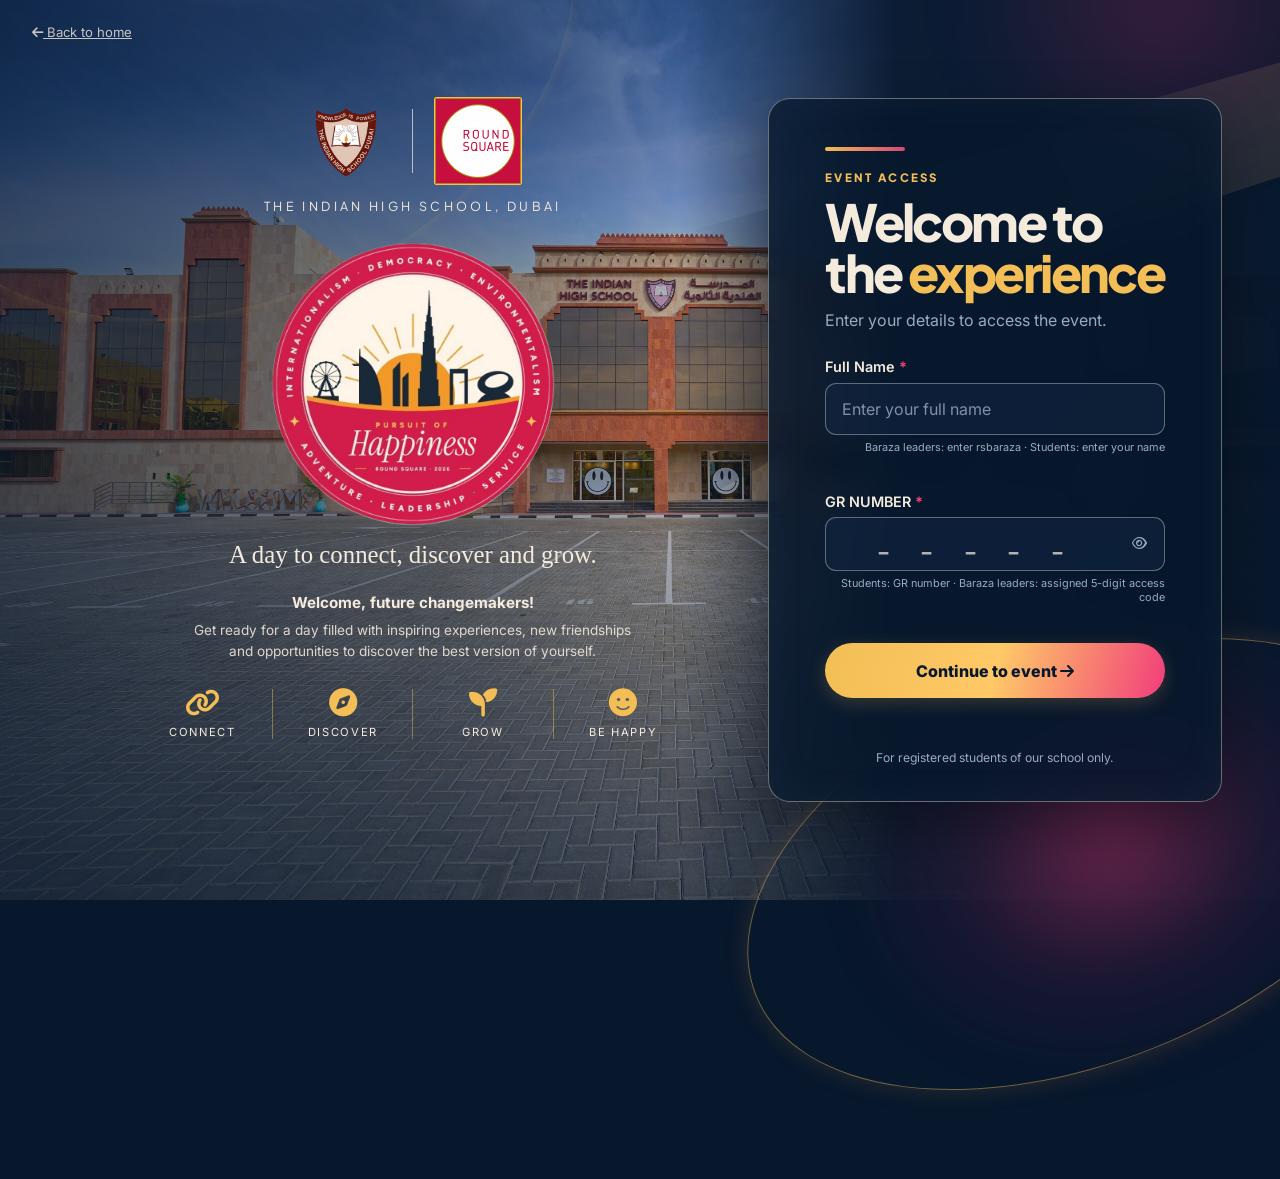
<file: OFFICIAL DESIGN/signin.html>
<!doctype html>
<html lang="en">
  <head>
    <meta charset="UTF-8" />
    <meta name="viewport" content="width=device-width, initial-scale=1.0" />
    <meta name="description" content="Sign up for the Roundsquare dashboard." />
    <title>Sign up | Roundsquare</title>
    <link rel="preconnect" href="https://fonts.googleapis.com" />
    <link rel="preconnect" href="https://fonts.gstatic.com" crossorigin />
    <link href="https://fonts.googleapis.com/css2?family=Inter:wght@400;500;600;700;800&family=Plus+Jakarta+Sans:wght@600;700;800&display=swap" rel="stylesheet" />
    <link rel="stylesheet" href="https://cdnjs.cloudflare.com/ajax/libs/font-awesome/6.5.2/css/all.min.css" />
    <link rel="stylesheet" href="signin.css" />
    <link rel="icon" type="image/png" href="Images/ihslogo.png" />
    <link rel="stylesheet" href="signin-status.css" />
  </head>
  <body>
    <main class="signin-page">
      <div class="school-photo" aria-hidden="true"></div>
      <div class="scratch scratch-one" aria-hidden="true"></div>
      <div class="scratch scratch-two" aria-hidden="true"></div>
      <div class="scratch scratch-three" aria-hidden="true"></div>

      <a class="back-link" href="index.html"><i class="fa-solid fa-arrow-left" aria-hidden="true"></i> Back to home</a>

      <section class="event-intro" aria-label="Event introduction">
        <div class="event-logos">
          <img class="school-logo" src="Images/ihslogo.png" alt="The Indian High School Dubai logo" />
          <span class="logo-divider" aria-hidden="true"></span>
          <img class="roundsquare-logo" src="Images/roundsquarelogo.jpeg" alt="Roundsquare logo" />
        </div>
        <p class="school-name">THE INDIAN HIGH SCHOOL, DUBAI</p>
        <img class="event-heading" src="Images/heading.png" alt="The Pursuit of Happiness" />
        <p class="event-tagline">A day to connect, discover and grow.</p>
        <div class="welcome-message">
          <strong>Welcome, future changemakers!</strong>
          <p>Get ready for a day filled with inspiring experiences, new friendships and opportunities to discover the best version of yourself.</p>
        </div>
        <div class="event-footer" aria-hidden="true">
          <span><i class="fa-solid fa-link" aria-hidden="true"></i><small>CONNECT</small></span>
          <span><i class="fa-solid fa-compass" aria-hidden="true"></i><small>DISCOVER</small></span>
          <span><i class="fa-solid fa-seedling" aria-hidden="true"></i><small>GROW</small></span>
          <span><i class="fa-solid fa-face-smile" aria-hidden="true"></i><small>BE HAPPY</small></span>
        </div>
      </section>

      <section class="signin-content">
        <div class="signin-card">
          <div class="card-accent" aria-hidden="true"></div>
          <p class="eyebrow">Event access</p>
          <h1>Welcome to the <span>experience</span></h1>
          <p class="form-intro">Enter your details to access the event.</p>

          <form id="signin-form" novalidate>
            <label for="student-name">Full Name <b>*</b></label>
            <input id="student-name" name="name" type="text" autocomplete="name" maxlength="80" placeholder="Enter your full name" aria-describedby="student-name-hint" required />
            <span id="student-name-hint" class="input-hint">Baraza leaders: enter rsbaraza · Students: enter your name</span>
            <span class="field-error" data-error-for="student-name"></span>

            <label for="gr-number">GR NUMBER <b>*</b></label>
            <div class="input-with-action">
              <input id="gr-number" class="gr-number-input" name="grNumber" type="password" inputmode="numeric" autocomplete="off" maxlength="5" pattern="[0-9]{1,5}" placeholder="_ _ _ _ _" aria-describedby="gr-number-hint" required />
              <button class="password-toggle" type="button" aria-label="Show GR number or Baraza access code" aria-controls="gr-number" aria-pressed="false"><i class="fa-regular fa-eye" aria-hidden="true"></i></button>
            </div>
            <span id="gr-number-hint" class="input-hint">Students: GR number · Baraza leaders: assigned 5-digit access code</span>
            <span class="field-error" data-error-for="gr-number"></span>

            <button class="submit-button" type="submit">Continue to event <i class="fa-solid fa-arrow-right" aria-hidden="true"></i></button>
            <p class="form-status" role="status" aria-live="polite"></p>
          </form>
          <p class="registered-note">For registered students of our school only.</p>
        </div>
      </section>

      <div class="grade-modal" aria-hidden="true">
        <div class="grade-card" role="dialog" aria-modal="true" aria-labelledby="grade-title">
          <p class="eyebrow">One last detail</p>
          <h2 id="grade-title">Which grade group are you in?</h2>
          <p class="grade-copy">Choose your grade group to personalise your Baraza and schedule.</p>
          <div class="grade-options" role="radiogroup" aria-label="Grade group">
            <button type="button" data-grade-group="5-7" aria-pressed="false"><strong>Grades 5–7</strong><small>Junior</small></button>
            <button type="button" data-grade-group="8-9" aria-pressed="false"><strong>Grades 8–9</strong><small>Intermediate</small></button>
            <button type="button" data-grade-group="10-12" aria-pressed="false"><strong>Grades 10–12</strong><small>Senior</small></button>
          </div>
          <button class="grade-continue-button" type="button" disabled>Continue to your dashboard <i class="fa-solid fa-arrow-right" aria-hidden="true"></i></button>
          <p class="grade-status" role="status" aria-live="polite"></p>
        </div>
      </div>

      <div class="verification-status" aria-hidden="true">
        <div class="status-card">
          <div class="loading-spinner"></div>
          <div class="verification-check">
            <svg viewBox="0 0 52 52" aria-hidden="true">
              <circle class="check-circle" cx="26" cy="26" r="24" />
              <path class="check-path" d="M14 27.5 22 35l16-18" />
            </svg>
          </div>
          <p class="status-title">Verifying your details</p>
          <p class="status-copy">Please wait while we prepare your event access.</p>
        </div>
      </div>

    </main>
    <script type="module" src="signin.js"></script>
    <script src="signin-status.js"></script>
  </body>
</html>
</file>
<file: OFFICIAL DESIGN/About/about.css>
:root {
  --midnight-navy: #07172c;
  --deep-blue: #142944;
  --warm-gold: #f2be55;
  --amber: #e5a044;
  --warm-ivory: #f4ebdd;
  --muted-blue-grey: #9baac0;
  --line: rgba(244, 235, 221, .17);
  --content-width: 1220px;
}

* { box-sizing: border-box; }
html { scroll-behavior: smooth; }
body { min-width: 320px; margin: 0; color: var(--warm-ivory); background: var(--midnight-navy); font-family: "Inter", ui-sans-serif, system-ui, sans-serif; line-height: 1.65; }
h1, h2, h3, .brand, .eyebrow, .mini-label { font-family: "Plus Jakarta Sans", "Inter", sans-serif; }
a { color: inherit; text-decoration: none; }
.about-page { position: relative; overflow: hidden; background: radial-gradient(circle at 95% 10%, rgba(211, 48, 106, .16), transparent 24%), var(--midnight-navy); }
.about-page main { animation: about-content-in 700ms cubic-bezier(.22, .75, .25, 1) both; }
.about-page::before, .about-page::after { position: absolute; content: ""; border: 1px solid rgba(242, 190, 85, .16); border-radius: 50%; pointer-events: none; }
.about-page::before { top: 34rem; right: -18rem; width: 40rem; height: 40rem; }
.about-page::after { bottom: 8rem; left: -20rem; width: 42rem; height: 32rem; border-color: rgba(211, 48, 106, .16); }
.about-header, .about-main, .about-footer, .section-shell { position: relative; z-index: 1; width: min(calc(100% - 4rem), var(--content-width)); margin: 0 auto; }
.about-header { display: flex; align-items: center; justify-content: space-between; min-height: 88px; border-bottom: 1px solid var(--line); }
.brand { display: inline-flex; align-items: center; gap: .75rem; font-size: 1rem; font-weight: 800; letter-spacing: .04em; text-transform: uppercase; }
.brand-logos { display: inline-flex; align-items: center; gap: .45rem; }
.school-logo, .roundsquare-logo { width: 2.35rem; height: 2.35rem; object-fit: contain; }
.roundsquare-logo { border: 1px solid var(--warm-gold); border-radius: 2px; }
.back-link { color: var(--muted-blue-grey); font-size: .88rem; }
.back-link:hover { color: var(--warm-gold); }
.back-link span { color: var(--warm-gold); }
.about-hero { display: grid; grid-template-columns: 1fr .8fr; align-items: center; gap: 6rem; width: min(calc(100% - 4rem), var(--content-width)); margin: 0 auto; padding: 7rem 0 8rem; }
.eyebrow, .mini-label { margin: 0 0 1rem; color: var(--warm-gold); font-size: .72rem; font-weight: 800; letter-spacing: .2em; text-transform: uppercase; }
h1, h2, h3, p { margin-top: 0; }
h1, h2, h3 { font-family: "Plus Jakarta Sans", "Inter", sans-serif; font-weight: 800; line-height: 1.08; letter-spacing: -.05em; }
h1 { max-width: 650px; margin-bottom: 1.5rem; font-size: clamp(3.5rem, 7vw, 7rem); }
h1 span, h2 span { color: var(--warm-gold); }
.hero-copy { max-width: 570px; color: var(--muted-blue-grey); font-size: 1.1rem; }
.hero-visual { position: relative; min-height: 400px; overflow: hidden; border: 1px solid rgba(244, 235, 221, .25); border-radius: 24px; }
.hero-visual img { display: block; width: 100%; height: 400px; object-fit: cover; object-position: center; filter: saturate(.7) brightness(.62); }
.hero-visual::after { position: absolute; inset: 0; content: ""; background: linear-gradient(145deg, rgba(7, 23, 44, .2), rgba(7, 23, 44, .75)); }
.hero-visual-label { position: absolute; right: 1.5rem; bottom: 1.5rem; z-index: 1; color: var(--warm-ivory); font-family: Georgia, "Times New Roman", serif; font-size: 1.3rem; }
.hero-visual-label strong { color: var(--warm-gold); font-family: Inter, sans-serif; font-size: .68rem; letter-spacing: .14em; text-transform: uppercase; }
.section-shell { display: grid; grid-template-columns: .28fr 1fr; gap: 4rem; padding: 7rem 0; border-top: 1px solid var(--line); }
.story-section { margin-top: 2rem; }
.section-label { padding-top: .5rem; }
.section-number { display: block; margin-bottom: 1rem; color: rgba(242, 190, 85, .5); font-size: .8rem; font-weight: 800; letter-spacing: .12em; }
.story-content, .ideals-content, .conference-content, .team-content { max-width: 850px; }
h2 { margin-bottom: 1.5rem; font-size: clamp(2.6rem, 5vw, 5rem); }
.story-content > p, .conference-content > p, .section-intro { max-width: 700px; color: var(--muted-blue-grey); font-size: 1.08rem; }
.highlight { color: var(--warm-gold); font-weight: 800; }
blockquote { margin: 2rem 0; padding: 1.5rem 1.75rem; color: var(--warm-ivory); background: rgba(20, 41, 68, .56); border-left: 2px solid var(--warm-gold); font-family: Georgia, "Times New Roman", serif; font-size: 1.25rem; font-style: italic; }
blockquote cite { display: block; margin-top: .8rem; color: var(--warm-gold); font-family: Inter, sans-serif; font-size: .7rem; font-style: normal; letter-spacing: .12em; text-transform: uppercase; }
.do-first { display: grid; grid-template-columns: auto 1fr; align-items: baseline; gap: 1rem; margin-top: 2.5rem; padding: 1.25rem 0; border-top: 1px solid var(--line); border-bottom: 1px solid var(--line); }
.do-first-mark { color: var(--warm-gold); font-weight: 900; letter-spacing: .12em; }
.do-first p { margin: 0; font-family: Georgia, "Times New Roman", serif; font-size: 1.4rem; }
.do-first small { grid-column: 2; color: var(--muted-blue-grey); }
.ideals-grid { display: grid; grid-template-columns: repeat(3, 1fr); gap: .8rem; margin-top: 2.5rem; }
.ideals-grid article { min-height: 190px; padding: 1.5rem; background: rgba(20, 41, 68, .58); border: 1px solid var(--line); border-radius: 16px; transition: border-color 180ms ease, transform 180ms ease; }
.ideals-grid article:hover { border-color: var(--warm-gold); transform: translateY(-4px); }
.ideals-grid span { color: var(--warm-gold); font-size: .72rem; font-weight: 800; letter-spacing: .12em; }
.ideals-grid h3 { margin: 2.2rem 0 .45rem; font-size: 1.35rem; }
.ideals-grid p { margin: 0; color: var(--muted-blue-grey); font-size: .86rem; }
.opening-poster { position: relative; z-index: 1; display: grid; grid-template-columns: minmax(260px, 360px) 1fr; align-items: center; gap: 3rem; width: min(calc(100% - 4rem), var(--content-width)); margin: 0 auto 2rem; padding: 1.5rem 2rem; background: rgba(20, 41, 68, .58); border: 1px solid var(--line); border-radius: 22px; }
.opening-poster img { display: block; width: 100%; height: 430px; object-fit: contain; border-radius: 10px; }
.opening-poster-title { margin: 0 0 .5rem; color: var(--warm-ivory); font-family: "Plus Jakarta Sans", "Inter", sans-serif; font-size: clamp(2rem, 4vw, 4rem); font-weight: 800; line-height: 1.05; }
.opening-poster p:last-child { margin: 0; color: var(--muted-blue-grey); }
.numbers-section { position: relative; z-index: 1; display: grid; grid-template-columns: .8fr 1.2fr; align-items: center; gap: 4rem; width: min(calc(100% - 4rem), var(--content-width)); margin: 0 auto; padding: 5rem 0 7rem; }
.numbers-heading h2 { margin: 0; }
.numbers-grid { display: grid; grid-template-columns: repeat(3, 1fr); gap: 1.25rem; }
.number-card { display: flex; align-items: center; flex-direction: column; justify-content: center; min-height: 190px; padding: 1rem; border: 2px solid var(--warm-gold); border-left-color: rgba(155, 170, 192, .65); border-radius: 50%; background: rgba(7, 23, 44, .3); box-shadow: -8px 0 0 rgba(155, 170, 192, .32); }
.number-card strong { color: var(--warm-ivory); font-size: clamp(2.5rem, 4vw, 4rem); line-height: 1; }
.number-card span { margin-top: .7rem; color: var(--muted-blue-grey); font-size: .95rem; font-weight: 800; letter-spacing: .08em; text-transform: uppercase; }
.media-break { position: relative; z-index: 1; display: grid; width: min(calc(100% - 4rem), var(--content-width)); margin: 0 auto; }
.media-break img { display: block; width: 100%; height: 100%; object-fit: cover; border: 1px solid var(--line); border-radius: 18px; filter: saturate(.78) brightness(.82); transition: filter 220ms ease, transform 220ms ease; }
.media-break img:hover { filter: saturate(1) brightness(1); transform: translateY(-3px); }
.media-break-story { grid-template-columns: 1fr .8fr 1fr; align-items: center; gap: 1.25rem; height: 340px; }
.media-break-ideals { grid-template-columns: repeat(3, 1fr); gap: 1rem; height: 280px; }
.media-caption { padding: 1rem; color: var(--muted-blue-grey); font-family: Georgia, "Times New Roman", serif; font-size: 1.2rem; line-height: 1.25; text-align: center; }
.media-caption span { color: var(--warm-gold); }
.conference-section { background: transparent; }
.conference-grid { display: grid; grid-template-columns: repeat(2, 1fr); gap: 1rem; margin-top: 2rem; }
.conference-grid > div, .inspiration-note { padding: 1.5rem; background: rgba(7, 23, 44, .5); border: 1px solid var(--line); border-radius: 16px; }
.conference-grid > div, .inspiration-note, .ideals-grid article { transition: border-color 180ms ease, transform 180ms ease, box-shadow 180ms ease; }
.conference-grid > div:hover, .inspiration-note:hover { border-color: var(--warm-gold); transform: translateY(-4px); box-shadow: 0 12px 28px rgba(0, 0, 0, .18); }
.conference-grid p, .inspiration-note p { color: var(--warm-ivory); }
.conference-grid .muted, .inspiration-note .muted { color: var(--muted-blue-grey); font-size: .9rem; }
.mini-label { margin-bottom: .6rem; font-family: Inter, sans-serif; font-size: .65rem; }
.inspiration-note { margin-top: 1rem; }
.archive-section { position: relative; z-index: 1; width: min(calc(100% - 4rem), var(--content-width)); margin: 0 auto; padding: 7rem 0 4rem; border-top: 1px solid var(--line); }
.archive-heading { display: flex; align-items: end; justify-content: space-between; gap: 2rem; margin-bottom: 2.5rem; }
.archive-heading h2 { margin: 0; }
.archive-grid { display: grid; grid-template-columns: 1.25fr 1fr 1fr; grid-template-rows: 340px 340px; gap: 1rem; }
.archive-grid img { display: block; width: 100%; height: 100%; object-fit: cover; border: 1px solid var(--line); border-radius: 20px; filter: saturate(.82) brightness(.85); transition: filter 220ms ease, transform 220ms ease; }
.archive-grid img:first-child { grid-row: 1 / 3; }
.archive-grid img:hover { filter: saturate(1) brightness(1); transform: scale(1.015); }
.archive-grid img:nth-child(2) { transform: rotate(1deg); }
.archive-grid img:nth-child(3) { transform: rotate(-1deg); }
.archive-grid img:nth-child(2):hover, .archive-grid img:nth-child(3):hover { transform: translateY(-5px) rotate(0); }
.about-closing { display: flex; align-items: center; justify-content: space-between; gap: 2rem; margin-top: 4rem; padding: 2.25rem 0 1rem; border-top: 1px solid var(--line); }
.about-closing p:nth-child(2) { margin: 0; color: var(--warm-ivory); font-family: Georgia, "Times New Roman", serif; font-size: clamp(1.5rem, 3vw, 2.7rem); line-height: 1.1; }
.about-closing a { flex: 0 0 auto; color: var(--warm-gold); font-weight: 800; }
.about-closing a span { margin-left: .4rem; }
@keyframes about-content-in { from { opacity: 0; transform: translateY(18px); } to { opacity: 1; transform: translateY(0); } }
.about-footer { display: flex; justify-content: space-between; padding: 1.75rem 0; border-top: 1px solid var(--line); color: var(--muted-blue-grey); font-size: .8rem; }
.about-footer p { margin: 0; }

@media (max-width: 800px) {
  .about-header, .about-footer, .about-hero, .section-shell { width: min(calc(100% - 2rem), var(--content-width)); }
  .about-header { min-height: 76px; }
  .brand { font-size: .8rem; }
  .school-logo, .roundsquare-logo { width: 2rem; height: 2rem; }
  .about-hero { display: block; padding: 5rem 0 4rem; }
  .hero-visual { min-height: 260px; margin-top: 2.5rem; }
  .hero-visual img { height: 260px; min-height: 0; }
  .section-shell { display: block; padding: 5rem 0; }
  .section-label { margin-bottom: 2rem; }
  .ideals-grid, .conference-grid { grid-template-columns: 1fr; }
  .ideals-grid article { min-height: 150px; }
  .opening-poster { grid-template-columns: 1fr; gap: 1.5rem; width: min(calc(100% - 2rem), var(--content-width)); margin-bottom: 1rem; padding: 1.25rem; }
  .opening-poster img { height: 390px; }
  .numbers-section { display: block; width: min(calc(100% - 2rem), var(--content-width)); padding: 4rem 0 5rem; }
  .numbers-heading { margin-bottom: 2.5rem; }
  .numbers-grid { gap: .6rem; }
  .number-card { min-height: 105px; }
  .number-card span { font-size: .65rem; text-align: center; }
  .media-break { width: min(calc(100% - 2rem), var(--content-width)); }
  .media-break-story, .media-break-ideals { height: auto; }
  .media-break-story { grid-template-columns: 1fr 1fr; height: 300px; }
  .media-break-story .media-caption { grid-column: 1 / 3; grid-row: 2; }
  .media-break-ideals { grid-template-columns: 1fr 1fr; height: 320px; }
  .media-break-ideals img:last-child { display: none; }
  .archive-section { width: min(calc(100% - 2rem), var(--content-width)); padding-top: 5rem; }
  .archive-heading { display: block; margin-bottom: 1.75rem; }
  .archive-grid { grid-template-columns: 1fr 1fr; grid-template-rows: 280px 280px; gap: .65rem; }
  .archive-grid img:first-child { grid-column: 1 / 3; grid-row: auto; }
  .about-closing { align-items: flex-start; flex-direction: column; gap: 1.25rem; margin-top: 3rem; }
  .about-footer { align-items: flex-start; flex-direction: column; gap: .5rem; }
}

@media (prefers-reduced-motion: reduce) {
  html { scroll-behavior: auto; }
  .about-page main { animation: none; }
  .ideals-grid article, .media-break img, .archive-grid img, .conference-grid > div, .inspiration-note { transition: none; transform: none; }
}

html.dashboard-embedded,
body.dashboard-embedded { width: 100%; min-width: 0; min-height: 0; overflow: hidden; background: transparent; scrollbar-width: none; }
html.dashboard-embedded::-webkit-scrollbar,
body.dashboard-embedded::-webkit-scrollbar { display: none; }
body.dashboard-embedded .about-page { width: 100%; max-width: 100%; overflow: visible; background: transparent; }
body.dashboard-embedded .about-header,
body.dashboard-embedded .about-footer { display: none; }
body.dashboard-embedded .about-hero { padding-top: 2rem; }
body.dashboard-embedded .about-hero,
body.dashboard-embedded .opening-poster,
body.dashboard-embedded .numbers-section,
body.dashboard-embedded .media-break,
body.dashboard-embedded .section-shell { max-width: min(calc(100% - 2rem), var(--content-width)); }
</file>
<file: OFFICIAL DESIGN/About/about-entry.css>
/* about-entry.css - About page only: RS gate, door/circle portal, title stage, side cube. */
:root{--rs-navy:#071b3b;--rs-ink:#030c1d;--rs-glow:#9cc4ff;--rs-font:"Plus Jakarta Sans","Inter",system-ui,sans-serif}

html.rs-pending{background:#000}
html.rs-pending body{visibility:hidden}               /* no flash of content before the gate mounts */
html.rs-locked,html.rs-locked body{overflow:hidden;overscroll-behavior:none}

/* ---- gate: opaque layer with a mask "hole" that JS opens (slit -> circle -> full) ---- */
.rs-gate{position:fixed;inset:0;z-index:9999;background:radial-gradient(120% 90% at 50% 40%,#0a2552,var(--rs-ink) 70%);color:#fff;font-family:var(--rs-font);touch-action:none;
  -webkit-mask-image:radial-gradient(ellipse .5px .5px at 50% 50%,transparent 97%,#000 100%);mask-image:radial-gradient(ellipse .5px .5px at 50% 50%,transparent 97%,#000 100%)}
.rs-canvas{position:absolute;inset:0;width:100%;height:100%;cursor:crosshair;touch-action:none}
.rs-hint{position:absolute;left:0;right:0;bottom:clamp(36px,11vh,100px);margin:0;text-align:center;font-size:clamp(1rem,2.4vw,1.4rem);font-weight:600;pointer-events:none;padding:0 1rem}
.rs-skip{position:absolute;top:max(16px,env(safe-area-inset-top));right:16px;background:none;border:1px solid rgba(255,255,255,.3);color:#fff;border-radius:999px;padding:.5rem 1rem;font:inherit;font-size:.85rem;cursor:pointer;touch-action:manipulation}
.rs-skip:hover{background:rgba(255,255,255,.1)}
.rs-skip:focus-visible,.rs-cube-wrap:focus-visible{outline:2px solid var(--rs-glow);outline-offset:3px}
.rs-gate.is-accepted .rs-skip{display:none}

/* glowing rim that follows the portal edge (outside the masked gate so it isn't clipped) */
.rs-ring{position:fixed;left:50%;top:50%;z-index:10000;width:0;height:0;border-radius:50%;transform:translate(-50%,-50%);pointer-events:none;opacity:0;
  border:1px solid rgba(255,255,255,.85);box-shadow:0 0 30px 4px rgba(156,196,255,.55),inset 0 0 30px rgba(156,196,255,.35)}
.rs-ring.on{opacity:1;animation:rs-breathe 2.8s ease-in-out infinite}
@keyframes rs-breathe{50%{box-shadow:0 0 56px 10px rgba(156,196,255,.8),inset 0 0 40px rgba(156,196,255,.5)}}

/* ---- typographic stage ---- */
.rs-stage{position:fixed;inset:0;z-index:9998;display:grid;place-content:center;gap:.4em;text-align:center;color:#fff;font-family:var(--rs-font);pointer-events:none;
  background:radial-gradient(90% 80% at 50% 50%,rgba(7,27,59,.82),rgba(3,12,29,.94));opacity:0;transition:opacity .8s,transform 1s cubic-bezier(.7,0,.2,1)}
.rs-stage.on{opacity:1}
.rs-stage.out{opacity:0;transform:translateY(-18%)}
.rs-kicker,.rs-name{margin:0;overflow:hidden;padding:.08em 0;line-height:1.05}
.rs-kicker{font-size:clamp(1rem,3.2vw,2rem);font-weight:600;letter-spacing:.32em}
.rs-name{font-size:clamp(2.8rem,11vw,9.5rem);font-weight:800;letter-spacing:-.02em}
.rs-ch{display:inline-block;transform:translateY(115%);transition:transform 1s cubic-bezier(.2,.8,.2,1);transition-delay:calc(var(--i)*45ms)}
.rs-stage.in-1 .rs-kicker .rs-ch,.rs-stage.in-2 .rs-name .rs-ch{transform:none}
.rs-name .rs-ch{color:#fff}
.rs-more{position:absolute;left:0;right:0;bottom:clamp(28px,8vh,72px);font-size:.95rem;color:rgba(255,255,255,.7);opacity:0;transition:opacity .8s}
.rs-stage.ready .rs-more{opacity:1;animation:rs-nudge 2s ease-in-out infinite}
@keyframes rs-nudge{50%{transform:translateY(6px)}}

/* ---- persistent side cube ---- */
.rs-cube-wrap{--s:clamp(56px,6.5vw,92px);position:fixed;right:clamp(10px,2vw,30px);top:50%;width:var(--s);height:var(--s);margin-top:calc(var(--s)/-2);z-index:60;
  perspective:700px;cursor:grab;touch-action:pan-y;opacity:0;transform:translateX(36px);transition:opacity .9s,transform .9s}
.rs-cube-wrap.on{opacity:1;transform:none}
.rs-cube-wrap:active{cursor:grabbing}
.rs-cube{position:relative;width:100%;height:100%;transform-style:preserve-3d;will-change:transform}
.rs-face{position:absolute;inset:0;display:grid;place-items:center;background:#fff;border:1px solid rgba(7,27,59,.15);border-radius:6px;box-shadow:0 10px 28px rgba(7,27,59,.28)}
.rs-face img{width:74%;height:74%;object-fit:contain;pointer-events:none;-webkit-user-drag:none}
.rs-f0{transform:translateZ(calc(var(--s)/2))}
.rs-f1{transform:rotateY(90deg) translateZ(calc(var(--s)/2))}
.rs-f2{transform:rotateY(180deg) translateZ(calc(var(--s)/2))}
.rs-f3{transform:rotateY(-90deg) translateZ(calc(var(--s)/2))}
.rs-f4{transform:rotateX(90deg) translateZ(calc(var(--s)/2))}
.rs-f5{transform:rotateX(-90deg) translateZ(calc(var(--s)/2))}
@media (max-width:600px){.rs-cube-wrap{--s:46px;top:auto;bottom:18px;margin-top:0}}
@media (prefers-reduced-motion:reduce){.rs-ch,.rs-stage,.rs-cube-wrap{transition-duration:1ms}.rs-ring.on,.rs-stage.ready .rs-more{animation:none}}
</file>
<file: OFFICIAL DESIGN/Contact/contact.css>
:root {
  --midnight-navy: #07172c;
  --deep-blue: #142944;
  --warm-gold: #f2be55;
  --amber: #e5a044;
  --warm-ivory: #f4ebdd;
  --muted-blue-grey: #9baac0;
  --line: rgba(244, 235, 221, .18);
  --content-width: 1180px;
}

* { box-sizing: border-box; }
html { scroll-behavior: smooth; }
body {
  min-width: 320px;
  min-height: 100vh;
  margin: 0;
  color: var(--warm-ivory);
  background: var(--midnight-navy);
  font-family: "Inter", ui-sans-serif, system-ui, sans-serif;
  line-height: 1.6;
}
h1, h2, .brand, .eyebrow, summary { font-family: "Plus Jakarta Sans", "Inter", sans-serif; }
a { color: inherit; text-decoration: none; }
.contact-page {
  position: relative;
  min-height: 100vh;
  overflow: hidden;
  animation: contact-page-in 650ms cubic-bezier(.22, .75, .25, 1) both;
  background:
    radial-gradient(circle at 92% 10%, rgba(211, 48, 106, .16), transparent 25%),
    radial-gradient(circle at 5% 90%, rgba(242, 190, 85, .1), transparent 28%),
    var(--midnight-navy);
}
@keyframes contact-page-in {
  from { opacity: 0; transform: translateY(14px); }
  to { opacity: 1; transform: translateY(0); }
}
.contact-page::before,
.contact-page::after {
  position: absolute;
  content: "";
  border: 1px solid rgba(242, 190, 85, .17);
  border-radius: 50%;
  pointer-events: none;
}
.contact-page::before { top: -18rem; right: -8rem; width: 36rem; height: 36rem; }
.contact-page::after { bottom: -20rem; left: -12rem; width: 40rem; height: 30rem; border-color: rgba(211, 48, 106, .18); }
.contact-header,
.contact-main,
.contact-footer { position: relative; z-index: 1; width: min(calc(100% - 4rem), var(--content-width)); margin: 0 auto; }
.contact-header { display: flex; align-items: center; justify-content: space-between; min-height: 88px; border-bottom: 1px solid var(--line); }
.brand { display: inline-flex; align-items: center; gap: .75rem; font-size: 1rem; font-weight: 800; letter-spacing: .04em; text-transform: uppercase; }
.brand-logos { display: inline-flex; align-items: center; gap: .45rem; }
.brand-logos img { display: block; flex: 0 0 auto; }
.school-logo,
.roundsquare-logo { width: 2.35rem; height: 2.35rem; object-fit: contain; }
.roundsquare-logo { border: 1px solid var(--warm-gold); border-radius: 2px; }
.back-link { color: var(--muted-blue-grey); font-size: .88rem; }
.back-link:hover { color: var(--warm-gold); }
.back-link span { color: var(--warm-gold); }
.contact-main { padding: 6.5rem 0 7rem; }
.contact-hero { max-width: 780px; margin-bottom: 4rem; }
.eyebrow { margin: 0 0 1rem; color: var(--warm-gold); font-size: .72rem; font-weight: 800; letter-spacing: .22em; text-transform: uppercase; }
h1,
h2,
p { margin-top: 0; }
h1,
h2 { font-family: "Plus Jakarta Sans", "Inter", sans-serif; font-weight: 800; line-height: 1.05; letter-spacing: -.05em; }
h1 { margin-bottom: 1.5rem; font-size: clamp(3rem, 7vw, 6.4rem); }
h1 span { color: var(--warm-gold); }
.hero-copy { max-width: 560px; margin: 0; color: var(--muted-blue-grey); font-size: 1.08rem; }
.contact-grid { display: grid; grid-template-columns: minmax(0, .92fr) minmax(0, 1.08fr); gap: 1rem; align-items: stretch; }
.primary-card,
.faq-section { padding: 2.75rem; border: 1px solid var(--line); border-radius: 24px; }
.primary-card { position: relative; overflow: hidden; background: linear-gradient(145deg, rgba(20, 41, 68, .92), rgba(7, 23, 44, .88)); box-shadow: 0 25px 60px rgba(0, 0, 0, .2); }
.primary-card, .faq-section { transition: transform 180ms ease, border-color 180ms ease, box-shadow 180ms ease; }
.primary-card:hover, .faq-section:hover { transform: translateY(-4px); border-color: rgba(242, 190, 85, .55); box-shadow: 0 18px 42px rgba(0, 0, 0, .22); }
.primary-card::after { position: absolute; right: -5rem; bottom: -8rem; width: 17rem; height: 17rem; content: ""; border: 1px solid rgba(242, 190, 85, .18); border-radius: 50%; }
.card-symbol { margin-bottom: 2.5rem; color: var(--warm-gold); font-size: 1.8rem; }
h2 { margin-bottom: .9rem; font-size: clamp(2.2rem, 4vw, 3.5rem); }
.card-intro { max-width: 360px; margin-bottom: 2rem; color: var(--muted-blue-grey); }
.contact-details { margin: 0; }
.detail-row { position: relative; padding: 1.15rem 0 1.15rem 2rem; border-top: 1px solid rgba(244, 235, 221, .15); }
.detail-row > i { position: absolute; top: 1.35rem; left: 0; color: var(--warm-gold); }
.detail-row dt { margin-bottom: .3rem; color: var(--warm-gold); font-size: .68rem; font-weight: 800; letter-spacing: .16em; text-transform: uppercase; }
.detail-row dd { margin: 0; color: var(--warm-ivory); font-size: .98rem; }
.detail-row a { color: var(--warm-ivory); border-bottom: 1px solid rgba(242, 190, 85, .55); }
.detail-row a:hover { color: var(--warm-gold); }
.faq-section { background: rgba(20, 41, 68, .42); }
.faq-section h2 { margin-bottom: 2rem; }
.faq-list { border-top: 1px solid rgba(244, 235, 221, .15); }
details { border-bottom: 1px solid rgba(244, 235, 221, .15); }
summary { display: flex; align-items: center; justify-content: space-between; gap: 1rem; padding: 1.35rem 0; color: var(--warm-ivory); cursor: pointer; font-weight: 700; list-style: none; }
summary::-webkit-details-marker { display: none; }
summary span { color: var(--warm-gold); font-size: 1.3rem; font-weight: 400; transition: transform 180ms ease; }
details[open] summary span { transform: rotate(45deg); }
details p { max-width: 520px; margin: -.35rem 0 1.35rem; color: var(--muted-blue-grey); }
.contact-footer { display: flex; justify-content: space-between; padding: 1.75rem 0; border-top: 1px solid var(--line); color: var(--muted-blue-grey); font-size: .8rem; }
.contact-footer p { margin: 0; }

@media (max-width: 760px) {
  .contact-header,
  .contact-main,
  .contact-footer { width: min(calc(100% - 2rem), var(--content-width)); }
  .contact-header { min-height: 76px; }
  .brand { font-size: .8rem; }
  .school-logo, .roundsquare-logo { width: 2rem; height: 2rem; }
  .contact-main { padding: 4.5rem 0 4rem; }
  .contact-hero { margin-bottom: 2.75rem; }
  h1 { font-size: clamp(2.8rem, 13vw, 4.4rem); }
  .contact-grid { grid-template-columns: 1fr; }
  .primary-card, .faq-section { padding: 1.75rem; border-radius: 20px; }
  .contact-footer { align-items: flex-start; flex-direction: column; gap: .5rem; }
}

@media (prefers-reduced-motion: reduce) {
  html { scroll-behavior: auto; }
  .contact-page { animation: none; }
  summary span, .primary-card, .faq-section { transition: none; }
  .primary-card:hover, .faq-section:hover { transform: none; }
}

html.dashboard-embedded,
body.dashboard-embedded { width: 100%; min-width: 0; min-height: 0; overflow: hidden; background: transparent; scrollbar-width: none; }
html.dashboard-embedded::-webkit-scrollbar,
body.dashboard-embedded::-webkit-scrollbar { display: none; }
body.dashboard-embedded .contact-page { width: 100%; min-height: 0; overflow: visible; background: transparent; }
body.dashboard-embedded .contact-header,
body.dashboard-embedded .contact-footer { display: none; }
body.dashboard-embedded .contact-main { padding-top: 2rem; }
body.dashboard-embedded .contact-main { width: min(calc(100% - 2rem), var(--content-width)); max-width: 100%; }
</file>
<file: OFFICIAL DESIGN/signin.css>
:root {
  --midnight-navy: #07172c;
  --deep-blue: #142944;
  --warm-gold: #f2be55;
  --amber: #e5a044;
  --warm-ivory: #f4ebdd;
  --muted-blue-grey: #9baac0;
}

* { box-sizing: border-box; }
html { min-height: 100%; }
body {
  min-width: 320px;
  min-height: 100%;
  margin: 0;
  color: var(--warm-ivory);
  background: var(--midnight-navy);
  font-family: "Inter", ui-sans-serif, system-ui, sans-serif;
}
h1, .eyebrow, .school-name, .submit-button { font-family: "Plus Jakarta Sans", "Inter", sans-serif; }
.signin-page { animation: signin-page-in 650ms cubic-bezier(.22, .75, .25, 1) both; }
@keyframes signin-page-in {
  from { opacity: 0; transform: translateY(12px); }
  to { opacity: 1; transform: translateY(0); }
}
.signin-page { position: relative; display: grid; min-height: 100vh; min-height: 100dvh; overflow-x: clip; grid-template-columns: minmax(0, 1.22fr) minmax(450px, .78fr); align-items: center; padding: 3rem 4.5%; isolation: isolate; }
.signin-page::before, .signin-page::after { position: absolute; z-index: -1; content: ""; pointer-events: none; }
.signin-page::before { right: -8%; bottom: -18%; width: 42%; height: 48%; background: radial-gradient(ellipse at center, rgba(211, 48, 106, .46), rgba(98, 22, 74, .2) 42%, transparent 72%); filter: blur(22px); transform: rotate(-20deg); }
.signin-page::after { top: -18%; right: -8%; width: 34%; height: 38%; background: radial-gradient(ellipse at center, rgba(208, 44, 106, .24), transparent 68%); filter: blur(30px); }
.school-photo { position: absolute; inset: 0; z-index: -3; background-color: var(--deep-blue); background-position: center; background-size: cover; background-image: url("Images/campusphoto.jpeg"); }
.school-photo::after { position: absolute; inset: 0; content: ""; background: linear-gradient(90deg, rgba(7, 23, 44, .7), rgba(7, 23, 44, .48) 34%, rgba(7, 23, 44, .2) 53%, rgba(7, 23, 44, .94) 70%, rgba(7, 23, 44, .99)), linear-gradient(180deg, rgba(7, 23, 44, .2), rgba(7, 23, 44, .08) 48%, rgba(7, 23, 44, .58)); }
.scratch { position: absolute; z-index: -2; width: 55%; pointer-events: none; }
.scratch-one { top: -22%; left: -9%; height: 55%; border-top: 1px solid rgba(242, 190, 85, .55); border-radius: 50%; transform: rotate(-25deg); box-shadow: 0 -2px 14px rgba(242, 190, 85, .2); }
.scratch-two { top: 12%; right: -9%; height: 18%; background: linear-gradient(100deg, transparent, rgba(20, 41, 68, .75) 45%, rgba(229, 160, 68, .18)); clip-path: polygon(0 30%, 100% 0, 94% 68%, 25% 100%); transform: rotate(-12deg); }
.scratch-three { right: -12%; bottom: -18%; height: 44%; border: 1px solid rgba(242, 190, 85, .45); border-radius: 50%; transform: rotate(-22deg); box-shadow: 0 0 25px rgba(229, 160, 68, .16); }
.back-link { position: absolute; z-index: 2; top: 1.5rem; left: 2rem; color: rgba(244, 235, 221, .8); font-size: .82rem; }
.back-link:hover { color: var(--warm-gold); }
.back-link span { color: var(--warm-gold); }
.event-intro {
  display: flex;
  position: relative;
  z-index: 1;
  align-items: center;
  justify-self: stretch;
  flex-direction: column;
  width: 100%;
  margin-left: 0;
  padding: 1rem 2rem;
  text-align: center;
  transform: none;
}

.event-footer {
  display: flex;
  width: min(100%, 560px);
  margin-top: clamp(1.25rem, 3vh, 2.5rem);
  z-index: 1;
  justify-content: center;
  color: var(--warm-gold);
}
.event-logos { display: flex; align-items: center; gap: 1.3rem; margin-bottom: .8rem; }
.school-logo, .roundsquare-logo { width: 5.5rem; height: 5.5rem; object-fit: contain; }
.roundsquare-logo { border: 1px solid var(--warm-gold); border-radius: 2px; }
.logo-divider { width: 1px; height: 4rem; background: rgba(244, 235, 221, .7); }
.school-name { margin: 0 0 1.25rem; font-size: .78rem; letter-spacing: .27em; }
.event-heading { display: block; width: min(100%, 300px); height: auto; max-height: 300px; object-fit: contain; margin: 0 auto; }
.event-tagline { margin: .4rem 0 1.4rem; color: var(--warm-ivory); font-family: Georgia, "Times New Roman", serif; font-size: clamp(1.15rem, 2vw, 1.55rem); }
.welcome-message { width: min(100%, 450px); color: var(--warm-ivory); font-size: .85rem; line-height: 1.55; }
.welcome-message strong { display: block; margin-bottom: .35rem; font-size: .95rem; }
.welcome-message p { margin: 0; color: rgba(244, 235, 221, .88); }
.event-intro { padding-bottom: 5rem; }
.signin-content { position: relative; z-index: 1; width: min(100%, 590px); justify-self: end; }
.signin-card { position: relative; padding: 3rem 3.5rem 2rem; background: rgba(7, 23, 44, .83); border: 1px solid rgba(244, 235, 221, .4); border-radius: 22px; box-shadow: 0 25px 60px rgba(0, 0, 0, .32), inset 0 0 45px rgba(155, 170, 192, .05); backdrop-filter: blur(14px); }
.card-accent { width: 5rem; height: .25rem; margin-bottom: 1.2rem; background: linear-gradient(90deg, var(--warm-gold), #d34875); border-radius: 99px; }
.eyebrow { margin: 0 0 .7rem; color: var(--warm-gold); font-size: .72rem; font-weight: 800; letter-spacing: .2em; text-transform: uppercase; }
h1 { max-width: 520px; margin: 0 0 .8rem; font-family: "Plus Jakarta Sans", "Inter", sans-serif; font-size: clamp(2.4rem, 4vw, 4rem); font-weight: 800; line-height: .98; letter-spacing: -.05em; }
h1 span { color: var(--warm-gold); }
.form-intro { margin: 0 0 1.8rem; color: var(--muted-blue-grey); }
label { display: block; margin: 1.1rem 0 .45rem; color: var(--warm-ivory); font-size: .9rem; font-weight: 600; }
label b { color: #e94677; }
input { width: 100%; min-height: 3.25rem; padding: .85rem 1rem; color: var(--warm-ivory); background: rgba(20, 41, 68, .5); border: 1px solid rgba(155, 170, 192, .55); border-radius: 11px; outline: none; font: inherit; transition: border-color 180ms ease, box-shadow 180ms ease; }
input::placeholder { color: rgba(155, 170, 192, .82); }
input:focus { border-color: var(--warm-gold); box-shadow: 0 0 0 3px rgba(242, 190, 85, .13); }
input[aria-invalid="true"] { border-color: #e94677; }
.gr-number-input { color: var(--warm-gold); font-family: "Plus Jakarta Sans", "Inter", sans-serif; font-size: 1.2rem; font-weight: 800; letter-spacing: .72em; padding-right: .28rem; text-align: center; }
.gr-number-input::placeholder { color: rgba(244, 235, 221, .72); font-weight: 800; letter-spacing: .72em; }
.input-with-action { position: relative; }
.input-with-action input { padding-right: 3.25rem; }
.password-toggle { position: absolute; top: 50%; right: .65rem; display: grid; width: 2rem; height: 2rem; place-items: center; color: var(--muted-blue-grey); background: transparent; border: 0; border-radius: 50%; cursor: pointer; transform: translateY(-50%); }
.password-toggle:hover, .password-toggle:focus-visible { color: var(--warm-gold); }
.password-toggle:focus-visible { outline: 2px solid var(--warm-gold); outline-offset: 2px; }
.input-hint { display: block; margin: .35rem 0 0; color: var(--muted-blue-grey); font-size: .68rem; text-align: right; }
.field-error { display: block; min-height: 1.05rem; margin: .3rem 0 0; color: #ff5a87; font-size: .75rem; }
.submit-button { width: 100%; min-height: 3.4rem; margin-top: 1.1rem; color: var(--midnight-navy); background: linear-gradient(105deg, var(--warm-gold), #ffc967, #f13e7b); border: 0; border-radius: 999px; cursor: pointer; font: inherit; font-size: 1rem; font-weight: 800; box-shadow: 0 5px 18px rgba(242, 190, 85, .2); transition: filter 180ms ease, transform 180ms ease; }
.submit-button:hover { filter: brightness(1.08); transform: translateY(-4px) scale(1.01); box-shadow: 0 12px 28px rgba(242, 190, 85, .3); }
.form-status, .registered-note { min-height: 1.2rem; margin: .85rem 0 0; color: var(--muted-blue-grey); font-size: .76rem; text-align: center; }
.registered-note { margin: 1.2rem 0 0; }

.grade-modal {
  position: fixed;
  inset: 0;
  z-index: 15;
  display: grid;
  place-items: center;
  padding: 1.25rem;
  background: rgba(7, 23, 44, .78);
  opacity: 0;
  pointer-events: none;
  transition: opacity 220ms ease;
  backdrop-filter: blur(8px);
}
.grade-modal.is-open { opacity: 1; pointer-events: auto; }
.grade-card { width: min(100%, 460px); max-height: calc(100dvh - 2.5rem); overflow-y: auto; padding: 2.2rem; color: var(--warm-ivory); background: linear-gradient(145deg, rgba(20, 41, 68, .98), rgba(7, 23, 44, .98)); border: 1px solid rgba(242, 190, 85, .5); border-radius: 24px; box-shadow: 0 24px 70px rgba(0, 0, 0, .42); }
.grade-card h2 { margin: 0 0 .55rem; font-family: Georgia, "Times New Roman", serif; font-size: clamp(1.8rem, 5vw, 2.4rem); font-weight: 400; }
.grade-copy { margin: 0 0 1.25rem; color: var(--muted-blue-grey); font-size: .82rem; }
.grade-options { display: grid; gap: .65rem; }
.grade-options button { display: flex; align-items: center; justify-content: space-between; padding: 1rem; color: var(--warm-ivory); background: rgba(7, 23, 44, .5); border: 1px solid rgba(155, 170, 192, .35); border-radius: 13px; cursor: pointer; font: inherit; text-align: left; transition: border-color 180ms ease, background 180ms ease, transform 180ms ease; }
.grade-options button:hover, .grade-options button.is-selected { border-color: var(--warm-gold); background: rgba(242, 190, 85, .13); transform: translateY(-2px); }
.grade-options strong, .grade-options small { display: block; }
.grade-options strong { font-size: .9rem; }
.grade-options small { color: var(--warm-gold); font-size: .68rem; }
.grade-continue-button { width: 100%; min-height: 3rem; margin-top: 1rem; color: var(--midnight-navy); background: var(--warm-gold); border: 0; border-radius: 999px; cursor: pointer; font: inherit; font-size: .82rem; font-weight: 800; }
.grade-continue-button:disabled { cursor: not-allowed; opacity: .45; }
.grade-status { min-height: 1rem; margin: .7rem 0 0; color: #ff8cae; font-size: .72rem; text-align: center; }

.event-footer span { display: flex; align-items: center; flex: 1 1 0; flex-direction: column; min-width: 0; padding: 0 clamp(.45rem, 1.5vw, 1.5rem); border-right: 1px solid rgba(242, 190, 85, .45); font-size: clamp(1.35rem, 2.2vw, 1.85rem); }
.event-footer span:last-child { border-right: 0; }
.event-footer small { margin-top: .45rem; color: var(--warm-ivory); font-size: clamp(.58rem, 1vw, .7rem); letter-spacing: clamp(.08em, .15vw, .15em); text-align: center; }

@media (max-width: 900px) {
  .signin-page { display: block; min-height: 100dvh; padding: 1.5rem 1rem 0; background: radial-gradient(circle at 100% 0, rgba(211, 48, 106, .2), transparent 32%), radial-gradient(circle at 0 100%, rgba(242, 190, 85, .12), transparent 30%), var(--midnight-navy); }
  .signin-page::before { display: block; top: -7rem; right: -7rem; width: 18rem; height: 18rem; background: transparent; border: 1px solid rgba(242, 190, 85, .28); border-radius: 50%; filter: none; }
  .signin-page::after { display: block; top: auto; right: auto; bottom: -9rem; left: -8rem; width: 20rem; height: 15rem; background: transparent; border: 1px solid rgba(211, 48, 106, .35); border-radius: 50%; filter: none; }
  .school-photo, .scratch, .event-intro, .event-footer { display: none; }
  .back-link { top: 1.25rem; left: 1rem; }
  .signin-content { display: grid; width: min(100%, 480px); margin: 3.5rem auto 0; place-items: center; }
  .signin-card { width: 100%; padding: 5.75rem 1.35rem 1.5rem; background: linear-gradient(150deg, rgba(20, 41, 68, .96), rgba(7, 23, 44, .96)); border-color: rgba(242, 190, 85, .38); border-radius: 22px; }
  .signin-card::before { position: absolute; top: 1.6rem; left: 50%; width: 7.8rem; height: 3.2rem; content: ""; background-image: url("Images/ihslogo.png"), url("Images/roundsquarelogo.jpeg"); background-position: left center, right center; background-repeat: no-repeat; background-size: 2.7rem 2.7rem, 2.7rem 2.7rem; transform: translateX(-50%); }
  .signin-card::after { position: absolute; top: 1.25rem; left: 50%; width: 1px; height: 3.25rem; content: ""; background: rgba(244, 235, 221, .42); transform: translateX(-50%); }
  .card-accent { margin-right: auto; margin-left: auto; }
  .eyebrow, h1, .form-intro { text-align: center; }
  h1 { font-size: clamp(2.4rem, 11vw, 3.4rem); }
  .form-intro { font-size: .9rem; }
}

@media (prefers-reduced-motion: reduce) {
  .signin-page, .grade-modal { animation: none; transition: none; }
}
</file>
<file: OFFICIAL DESIGN/signin-status.css>
.verification-status {
  position: fixed;
  inset: 0;
  z-index: 20;
  display: grid;
  place-items: center;
  padding: 1.25rem;
  background: rgba(7, 23, 44, .72);
  opacity: 0;
  pointer-events: none;
  transition: opacity 240ms ease;
  backdrop-filter: blur(8px);
}

.verification-status.is-visible {
  opacity: 1;
  pointer-events: auto;
}

.status-card {
  display: flex;
  align-items: center;
  flex-direction: column;
  width: min(100%, 360px);
  padding: 2.5rem 2rem 2rem;
  color: var(--warm-ivory);
  background: rgba(20, 41, 68, .96);
  border: 1px solid rgba(242, 190, 85, .42);
  border-radius: 22px;
  box-shadow: 0 24px 70px rgba(0, 0, 0, .35);
  text-align: center;
  transform: translateY(12px) scale(.98);
  transition: transform 240ms ease;
}

.verification-status.is-visible .status-card {
  transform: translateY(0) scale(1);
}

.loading-spinner {
  width: 3.25rem;
  height: 3.25rem;
  margin-bottom: 1.5rem;
  border: 3px solid rgba(155, 170, 192, .25);
  border-top-color: var(--warm-gold);
  border-radius: 50%;
  animation: spin 800ms linear infinite;
}

.verification-check {
  display: none;
  width: 3.25rem;
  height: 3.25rem;
  margin-bottom: 1.5rem;
  color: #59d890;
}

.verification-check svg {
  width: 100%;
  height: 100%;
}

.check-circle {
  fill: rgba(89, 216, 144, .12);
  stroke: currentColor;
  stroke-width: 2;
  stroke-dasharray: 151;
  stroke-dashoffset: 151;
  animation: draw-circle 500ms ease forwards;
}

.check-path {
  fill: none;
  stroke: currentColor;
  stroke-linecap: round;
  stroke-linejoin: round;
  stroke-width: 3;
  stroke-dasharray: 33;
  stroke-dashoffset: 33;
  animation: draw-check 400ms 350ms ease forwards;
}

.status-card.is-verified .loading-spinner { display: none; }
.status-card.is-verified .verification-check { display: block; }
.status-title { margin: 0 0 .45rem; font-family: Georgia, "Times New Roman", serif; font-size: 1.6rem; }
.status-copy { margin: 0; color: var(--muted-blue-grey); font-size: .85rem; }

@keyframes spin { to { transform: rotate(360deg); } }
@keyframes draw-circle { to { stroke-dashoffset: 0; } }
@keyframes draw-check { to { stroke-dashoffset: 0; } }

body.is-verifying .signin-card {
  pointer-events: none;
}

@media (prefers-reduced-motion: reduce) {
  .verification-status, .status-card { transition: none; }
  .loading-spinner { animation-duration: 1ms; }
  .check-circle, .check-path { animation-duration: 1ms; animation-delay: 0ms; }
}
</file>
